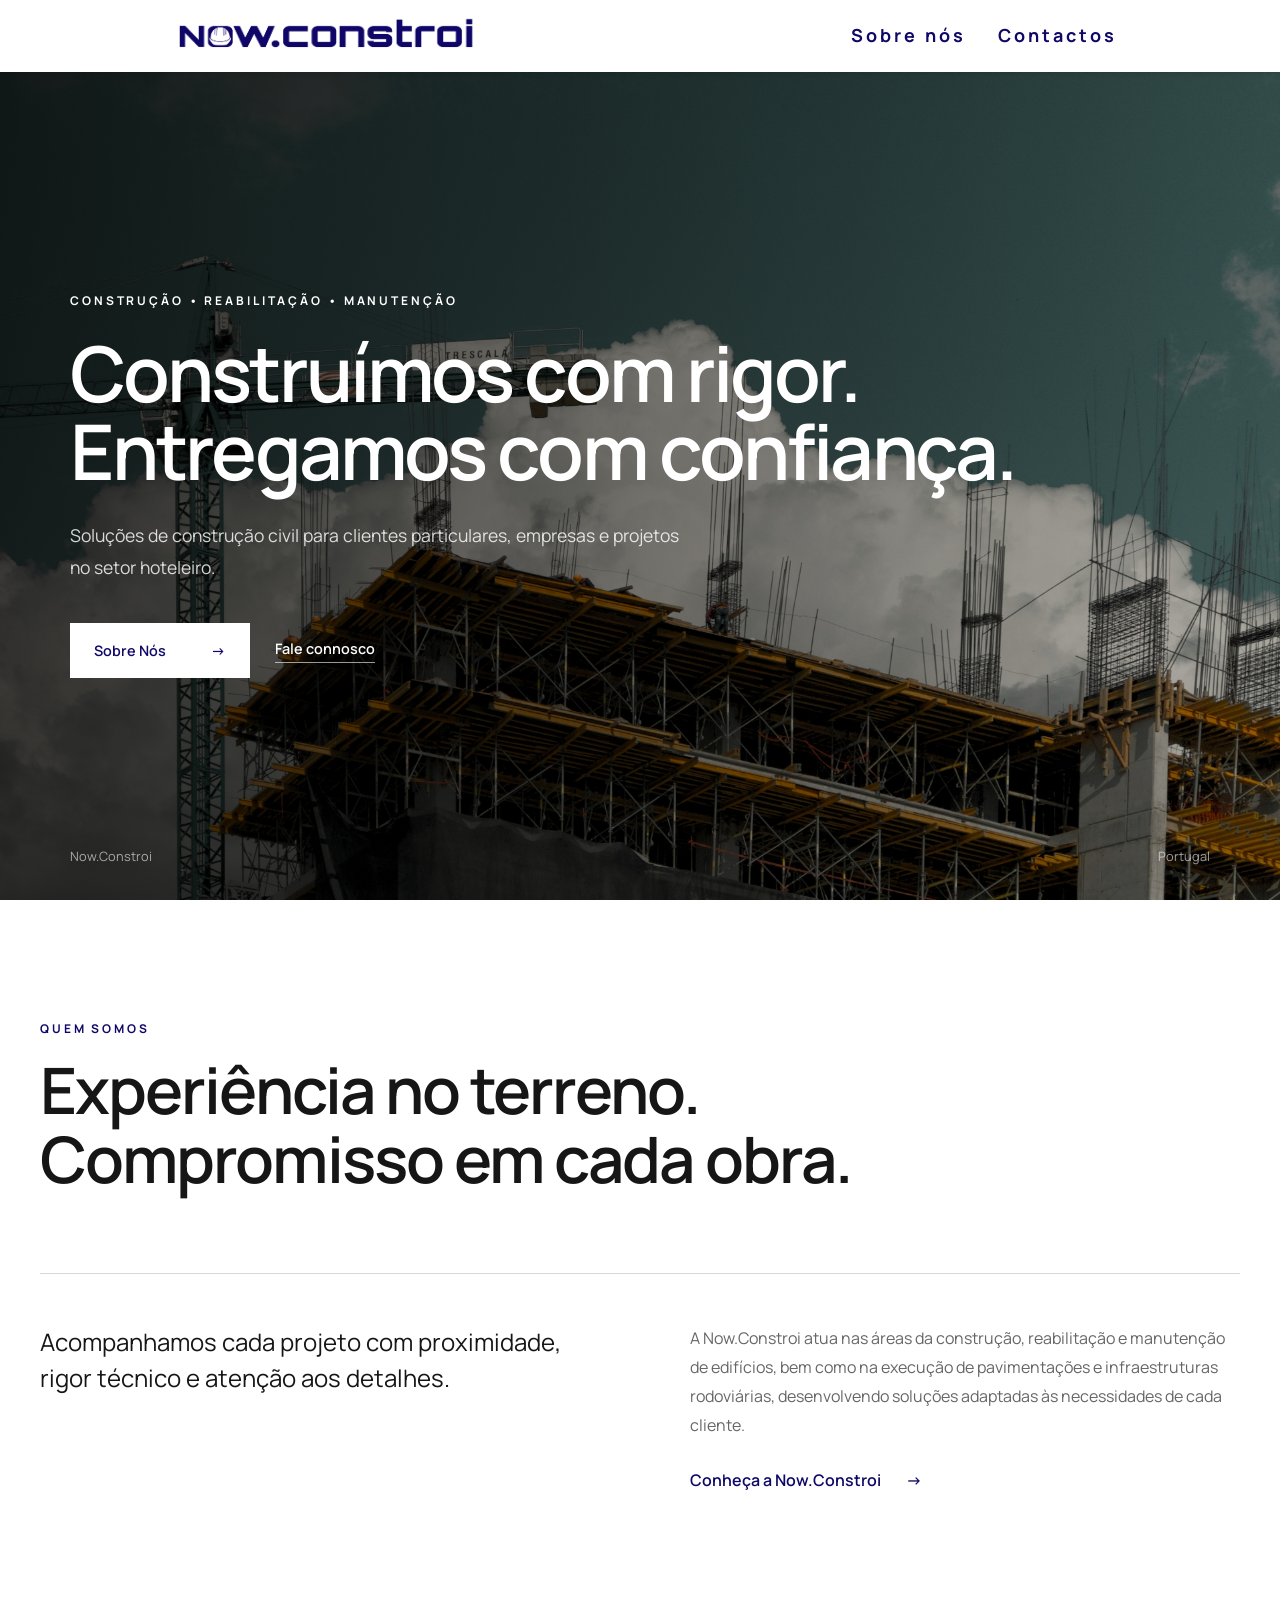
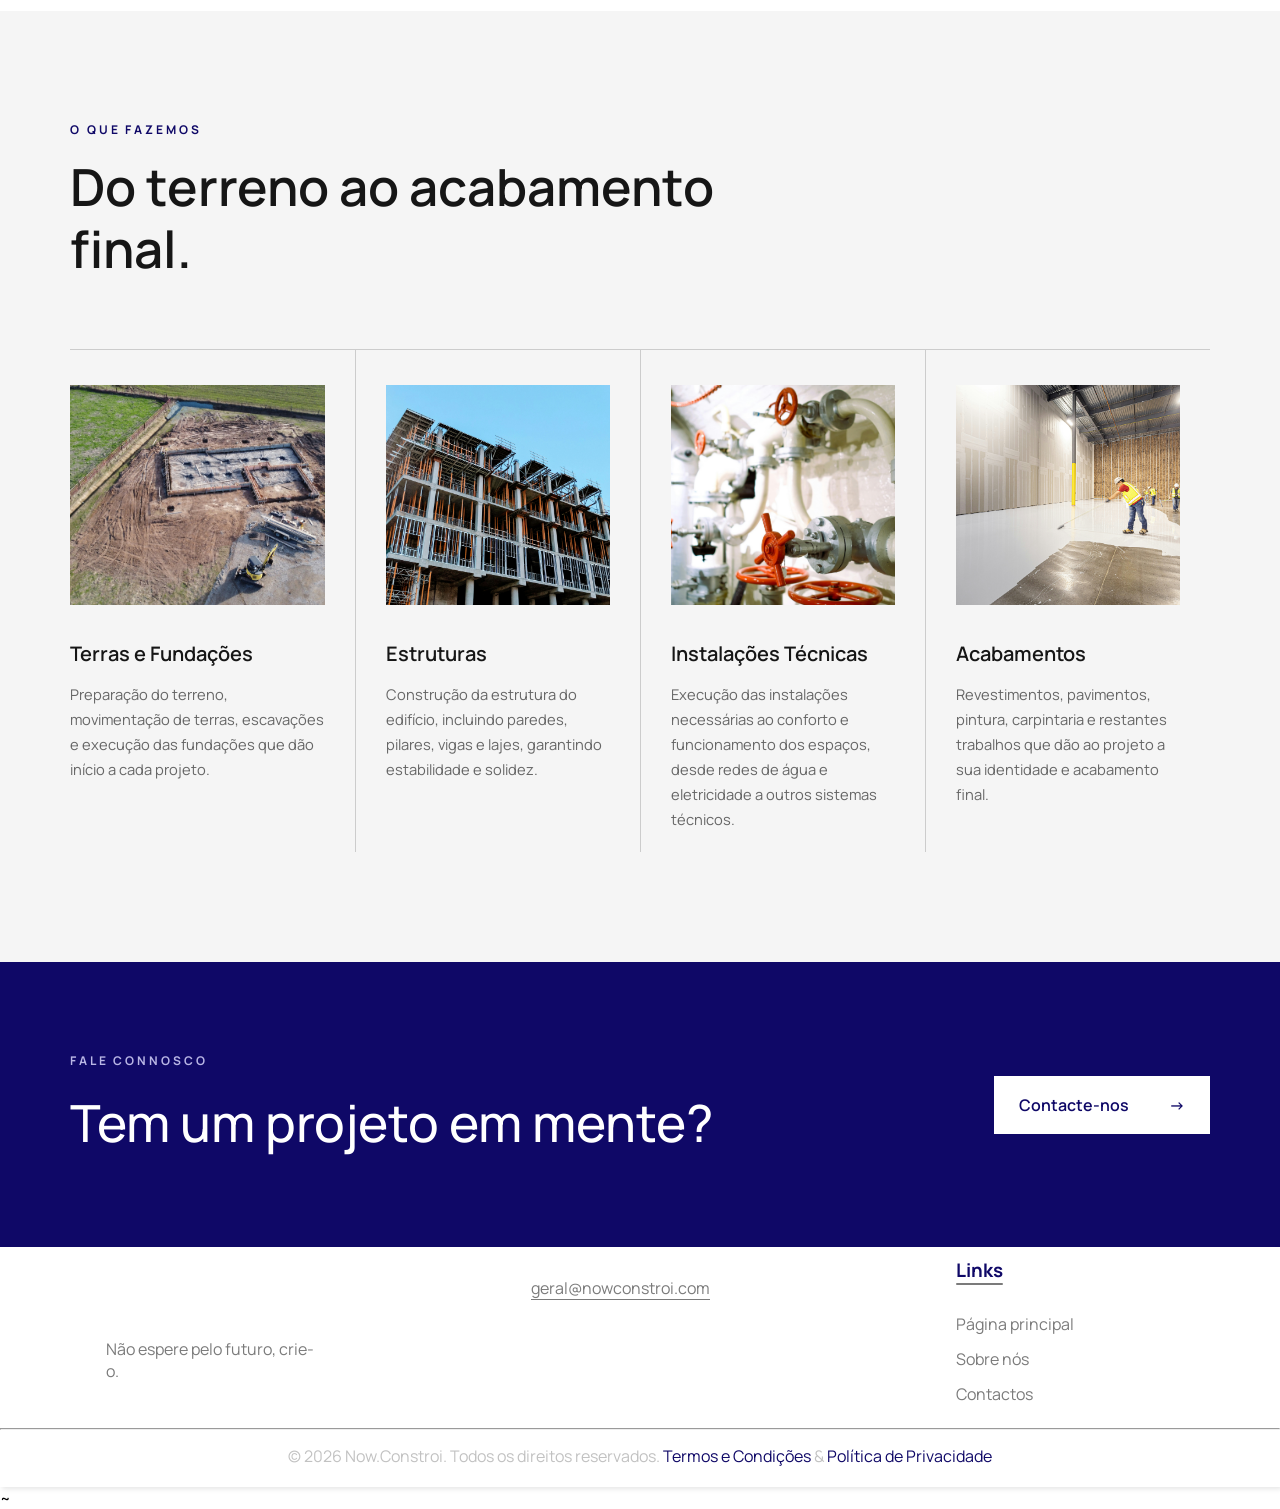
<file: index.html>
<!DOCTYPE html>
<html lang="pt-PT">
  <head>
    <meta charset="UTF-8" />
    <meta http-equiv="X-UA-Compatible" content="IE=edge" />
    <meta name="viewport" content="width=device-width, initial-scale=1, minimum-scale=1">

    <title>Now.Constroi | Construção e Gestão de Obras</title>

    <meta name="description" content="Na Now.Constroi, transformamos projetos em realidade através de soluções de construção civil pensadas ao detalhe, com qualidade, rigor e compromisso em cada etapa.">

    <script type="application/ld+json">
    {
      "@context": "https://schema.org",
      "@type": "WebSite",
      "name": "Now.Constroi",
      "alternateName": [
        "NowConstroi",
        "Now Constroi"
      ],
      "url": "https://www.nowconstroi.com/"
    }
    </script>

    <link rel="icon" type="image/x-icon" href="/src/assets/images/shared/ico/32x32/logo_helmet_only_fundo_azul.ico">

    <link rel="preconnect" href="https://fonts.googleapis.com">
    <link rel="preconnect" href="https://fonts.gstatic.com" crossorigin>
    <link href="https://fonts.googleapis.com/css2?family=Manrope:wght@200;300;400;500;600;700;800&display=swap" rel="stylesheet">

    <link rel="stylesheet" href="src/styles/global.css" />
    <link rel="stylesheet" href="src/styles/pages/index.css" />
  </head>
  <body>
    <header>
      <nav>
        <a href="index.html"><img src="src/assets/images/shared/NowConstroi300x40.png" class="logo-header"></a>
        <div class="mobile-menu">
          <div class="line1"></div>
          <div class="line2"></div>
          <div class="line3"></div>
        </div>
        <ul class="nav-list">
            <!--
          <li><a href="src/pages/projects.html">Projetos</a></li>~
            -->
          <li><a href="src/pages/about.html">Sobre nós</a></li>
          <li><a href="src/pages/contacts.html">Contactos</a></li>
        </ul>
      </nav>
    </header>

    <main class="home-page">

    <!-- HERO -->
    <section class="home-hero">

        <div class="hero-background">
            <img
                src="src/assets/images/index/generic_building.jpg"
                alt="Projeto de construção Now.Constroi"
            >
        </div>

        <div class="hero-overlay"></div>

        <div class="hero-content">

            <span class="hero-label">
                CONSTRUÇÃO • REABILITAÇÃO • MANUTENÇÃO
            </span>

            <h1>
                Construímos com rigor.<br>
                Entregamos com confiança.
            </h1>

            <p>
                Soluções de construção civil para clientes particulares,
                empresas e projetos no setor hoteleiro.
            </p>

            <div class="hero-actions">
                <!--Mudar para este depois
                <a
                    href="src/pages/projects.html"
                    class="hero-primary"
                >
                    Ver projetos
                    <span>→</span>
                </a>
                -->

                <a
                    href="src/pages/about.html"
                    class="hero-primary"
                >
                    Sobre Nós
                    <span>→</span>
                </a>


                <a
                    href="src/pages/contacts.html"
                    class="hero-secondary"
                >
                    Fale connosco
                </a>

            </div>

        </div>

        <div class="hero-bottom">

            <span>
                Now.Constroi
            </span>

            <span>
                Portugal
            </span>

        </div>

    </section>


    <!-- APRESENTAÇÃO -->
    <section class="home-intro">

        <span class="section-label">
            QUEM SOMOS
        </span>

        <h2>
            Experiência no terreno.<br>
            Compromisso em cada obra.
        </h2>

        <div class="home-intro-content">

            <p class="home-intro-highlight">
                Acompanhamos cada projeto com proximidade,
                rigor técnico e atenção aos detalhes.
            </p>

            <div class="home-intro-text">

                <p>
                    A Now.Constroi atua nas áreas da construção, reabilitação e manutenção de edifícios, 
                    bem como na execução de pavimentações e infraestruturas rodoviárias, desenvolvendo soluções 
                    adaptadas às necessidades de cada cliente.
                </p>

                <a href="src/pages/about.html">
                    Conheça a Now.Constroi
                    <span>→</span>
                </a>

            </div>

        </div>

    </section>


    <!-- SERVIÇOS -->
    <section class="home-services">

    <div class="services-heading">
        <span class="section-label">O QUE FAZEMOS</span>
        <h2>Do terreno ao acabamento final.</h2>
    </div>

    <div class="services-grid">

        <article class="service-item">

            <div class="service-image">
                <img
                    src="src/assets/images/index/areas/terras.jpg"
                    alt="Terras e fundações"
                >
            </div>

            <h3>Terras e Fundações</h3>

            <p>
                Preparação do terreno, movimentação de terras,
                escavações e execução das fundações que dão início
                a cada projeto.
            </p>

        </article>


        <article class="service-item">

            <div class="service-image">
                <img
                    src="src/assets/images/index/areas/estrutura.jpg"
                    alt="Estruturas"
                >
            </div>

            <h3>Estruturas</h3>

            <p>
                Construção da estrutura do edifício, incluindo
                paredes, pilares, vigas e lajes, garantindo
                estabilidade e solidez.
            </p>

        </article>


        <article class="service-item">

            <div class="service-image">
                <img
                    src="src/assets/images/index/areas/tecnicas.jpg"
                    alt="Instalações técnicas"
                >
            </div>

            <h3>Instalações Técnicas</h3>

            <p>
                Execução das instalações necessárias ao conforto
                e funcionamento dos espaços, desde redes de água
                e eletricidade a outros sistemas técnicos.
            </p>

        </article>


        <article class="service-item">

            <div class="service-image">
                <img
                    src="src/assets/images/index/areas/acabamentos.jpg"
                    alt="Acabamentos"
                >
            </div>

            <h3>Acabamentos</h3>

            <p>
                Revestimentos, pavimentos, pintura, carpintaria
                e restantes trabalhos que dão ao projeto a sua
                identidade e acabamento final.
            </p>

        </article>

    </div>

</section>


    <!-- PROJETOS RECENTES
    <section class="home-projects">

        <div class="home-projects-heading">

            <div>

                <span class="section-label">
                    PROJETOS
                </span>

                <h2>
                    Trabalho que fala por nós.
                </h2>

            </div>

            <a
                href="src/pages/projects.html"
                class="all-projects-link"
            >
                Ver todos os projetos
                <span>→</span>
            </a>

        </div>


        <div class="home-projects-grid">

            <article class="home-project-card">

                <a
                    href="src/pages/recentProjects/projectA.html"
                    class="home-project-image"
                >

                    <img
                        src="src/assets/images/projects/const-x.jpg"
                        alt="Reabilitação de moradia rural"
                    >

                    <span class="project-arrow">
                        ↗
                    </span>

                </a>

                <div class="home-project-info">

                    <div>

                        <span class="project-type">
                            Reabilitação
                        </span>

                        <h3>
                            Moradia rural
                        </h3>

                    </div>

                    <p>
                        Alentejo, Portugal
                    </p>

                </div>

            </article>


            <article class="home-project-card">

                <a
                    href="#"
                    class="home-project-image"
                >

                    <img
                        src="src/assets/images/projects/const-x.jpg"
                        alt="Projeto residencial"
                    >

                    <span class="project-arrow">
                        ↗
                    </span>

                </a>

                <div class="home-project-info">

                    <div>

                        <span class="project-type">
                            Construção
                        </span>

                        <h3>
                            Residencial Panorama
                        </h3>

                    </div>

                    <p>
                        Porto, Portugal
                    </p>

                </div>

            </article>


            <article class="home-project-card">

                <a
                    href="#"
                    class="home-project-image"
                >

                    <img
                        src="src/assets/images/projects/const-x.jpg"
                        alt="Projeto de construção"
                    >

                    <span class="project-arrow">
                        ↗
                    </span>

                </a>

                <div class="home-project-info">

                    <div>

                        <span class="project-type">
                            Remodelação
                        </span>

                        <h3>
                            Projeto residencial
                        </h3>

                    </div>

                    <p>
                        Lisboa, Portugal
                    </p>

                </div>

            </article>

        </div>

    </section>
    -->
    
    <!-- EXPERIÊNCIA
    <section class="home-experience">

        <div class="experience-heading">

            <span class="section-label">
                EXPERIÊNCIA
            </span>

            <h2>
                Confiança construída<br>
                projeto a projeto.
            </h2>

        </div>

        <div class="experience-content">

            <p>
                Trabalhamos com clientes particulares,
                empresas e grupos do setor hoteleiro,
                adaptando cada intervenção às exigências
                específicas de cada projeto.
            </p>

            <a href="src/pages/about.html">
                Sobre nós
                <span>→</span>
            </a>

        </div>
    </section>
    -->

    <!-- CTA -->
    <section class="home-cta">

        <div>

            <span class="section-label">
                FALE CONNOSCO
            </span>

            <h2>
                Tem um projeto em mente?
            </h2>

        </div>

        <a href="src/pages/contacts.html">

            Contacte-nos

            <span>
                →
            </span>

        </a>

    </section>

  </main>

    <footer>
      <div class="row">
        <div class="col">
          <img src="src/assets/images/shared/LogoGSH_Branco-01.svg" alt="long svg" class="logo-footer">
          <p>Não espere pelo futuro, crie-o.</p>
        </div>
        <div class="col">
          <p class="email-id">geral@nowconstroi.com</p>
        </div>
        <div class="col">
          <h3>Links<div class="underline"></div></h3>
          <ul>
            <li><a href="index.html">Página principal</a></li>
            <!--<li><a href="src/pages/projects.html">Projetos</a></li>-->
            <li><a href="src/pages/about.html">Sobre nós</a></li>
            <li><a href="src/pages/contacts.html">Contactos</a></li>
          </ul>
        </div>
        <!--
        <div class="col">
          <h3>Redes Sociais<div class="underline"></div></h3>
          <ul>
            <li><a href="">Facebook</a></li>
            <li><a href="">Instagram</a></li>
            <li><a href="">LinkedIn</a></li>
            <li><a href="">Youtube</a></li>
          </ul>
        </div>
        -->
      </div>
      <hr>
      <p class="copyright">&copy; 2026 Now.Constroi. Todos os direitos reservados.<a href="src/pages/conditions.html"> Termos e Condições</a> & <a href="src/pages/privacy.html"> Política de Privacidade</a></p><!--Mudar-->
    </footer>

    <script src="src/scripts/shared/mobile-navbar.js"></script>
    <script src="src/scripts/pages/index.js"></script>~

  </body>
</html>
</file>
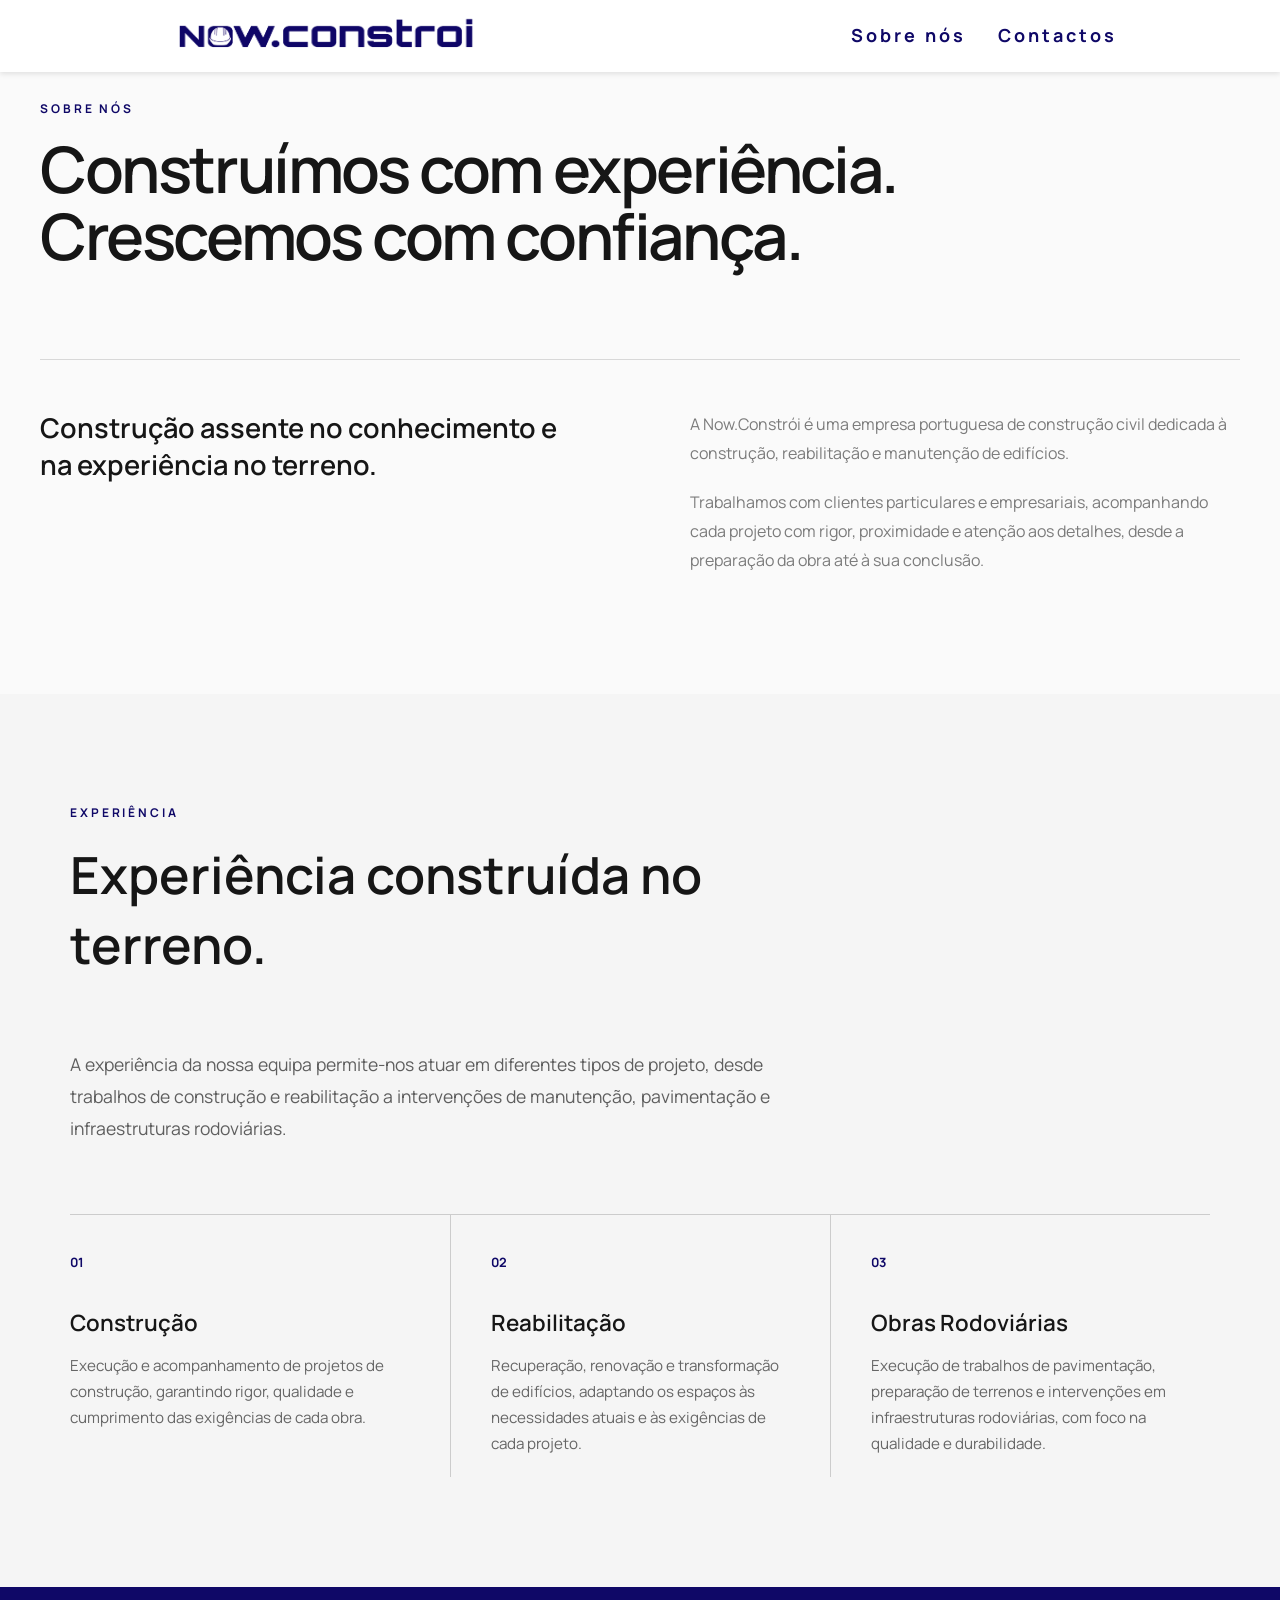
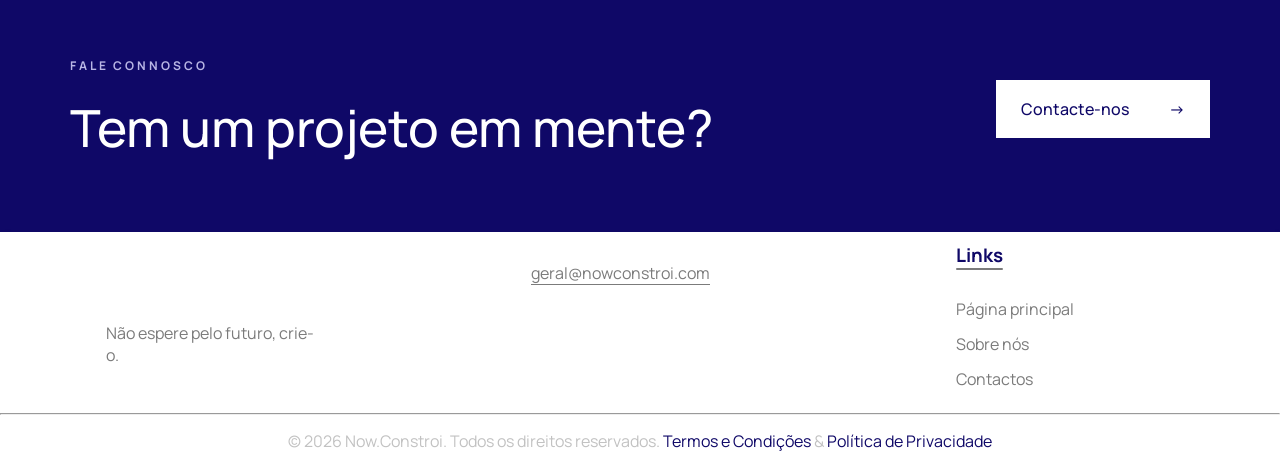
<file: src/pages/about.html>
<!DOCTYPE html>
<html lang="pt-br">
  <head>
    <meta charset="UTF-8" />
    <meta http-equiv="X-UA-Compatible" content="IE=edge" />
    <meta name="viewport" content="width=device-width, initial-scale=1, minimum-scale=1">
    <title>Sobre nós - Now.Constroi</title>
    <link rel="icon" type="image/png" href="../assets/images/shared/ico/32x32/logo_helmet_only_fundo_azul.ico">
    
    <link rel="preconnect" href="https://fonts.googleapis.com">
    <link rel="preconnect" href="https://fonts.gstatic.com" crossorigin>
    <link href="https://fonts.googleapis.com/css2?family=Manrope:wght@200;300;400;500;600;700;800&display=swap" rel="stylesheet">
    
    <link rel="stylesheet" href="../styles/global.css"/>
    <link rel="stylesheet" href="../styles/pages/about.css"/>
  </head>

  <body>
    <header>
      <nav>
        <a href="../../index.html"><img src="../assets/images/shared/NowConstroi300x40.png" class="logo-header"></a><!--Mudar-->
        <div class="mobile-menu">
          <div class="line1"></div>
          <div class="line2"></div>
          <div class="line3"></div>
        </div>
        <ul class="nav-list">
          <!--
          <li><a href="src/pages/projects.html">Projetos</a></li>~
            -->
          <li><a href="about.html">Sobre nós</a></li>
          <li><a href="contacts.html">Contactos</a></li>
        </ul>
      </nav>
    </header>
    
    <main class="about-page">

    <!-- INTRODUÇÃO -->
      <section class="about-intro">

          <span class="section-label">SOBRE NÓS</span>

          <h1>
              Construímos com experiência.<br>
              Crescemos com confiança.
          </h1>

          <div class="about-intro-content">

              <h2>
                  Construção assente no conhecimento e na experiência no terreno.
              </h2>

              <div class="about-text">
                  <p>
                      A Now.Constrói é uma empresa portuguesa de construção civil
                      dedicada à construção, reabilitação e manutenção de edifícios.
                  </p>

                  <p>
                      Trabalhamos com clientes particulares e empresariais,
                      acompanhando cada projeto com rigor, proximidade e atenção
                      aos detalhes, desde a preparação da obra até à sua conclusão.
                  </p>
              </div>

          </div>

      </section>


      <!-- EXPERIÊNCIA -->
      <!-- EXPERIÊNCIA -->
    <section class="experience-section">

        <div class="section-title">
            <span class="section-label">EXPERIÊNCIA</span>
            <h2>Experiência construída no terreno.</h2>
        </div>

        <div class="experience-content">

            <p class="experience-main-text">
                A experiência da nossa equipa permite-nos atuar em diferentes
                tipos de projeto, desde trabalhos de construção e reabilitação
                a intervenções de manutenção, pavimentação e infraestruturas
                rodoviárias.
            </p>

            <div class="experience-grid">

                <div class="experience-item">
                    <span>01</span>
                    <h3>Construção</h3>
                    <p>
                        Execução e acompanhamento de projetos de construção,
                        garantindo rigor, qualidade e cumprimento das exigências
                        de cada obra.
                    </p>
                </div>

                <div class="experience-item">
                    <span>02</span>
                    <h3>Reabilitação</h3>
                    <p>
                        Recuperação, renovação e transformação de edifícios,
                        adaptando os espaços às necessidades atuais e às
                        exigências de cada projeto.
                    </p>
                </div>

                <div class="experience-item">
                    <span>03</span>
                    <h3>Obras Rodoviárias</h3>
                    <p>
                        Execução de trabalhos de pavimentação, preparação de
                        terrenos e intervenções em infraestruturas rodoviárias,
                        com foco na qualidade e durabilidade.
                    </p>
                </div>

            </div>

        </div>

    </section>


      <!-- QUEM CONFIOU
      <section class="trusted-section">

          <div class="trusted-heading">
              <span class="section-label">PARCERIAS E CLIENTES</span>

              <h2>Quem já confiou no nosso trabalho.</h2>

              <p>
                  Ao longo dos nossos projetos tivemos a oportunidade de
                  colaborar com empresas e grupos de diferentes setores.
              </p>
          </div>

          <div class="clients-grid">

              <div class="client">
                  <img src="images/cliente1.png" alt="Nome do cliente">
              </div>

              <div class="client">
                  <img src="images/cliente2.png" alt="Nome do cliente">
              </div>

              <div class="client">
                  <img src="images/cliente3.png" alt="Nome do cliente">
              </div>

              <div class="client">
                  <img src="images/cliente4.png" alt="Nome do cliente">
              </div>

          </div>

      </section>
       -->
      <!-- CTA -->
      <section class="about-cta">
          <div>
              <span class="section-label">FALE CONNOSCO</span>
              <h2>Tem um projeto em mente?</h2>
          </div>

          <a href="contacts.html">
              Contacte-nos
              <span>→</span>
          </a>
      </section>

    </main>

    <footer>
      <div class="row">
        <div class="col">
          <img src="../assets/images/shared/LogoGSH_Branco-01.svg" alt="long svg" class="logo-footer"><!--Mudar-->
          <p>Não espere pelo futuro, crie-o.</p>
        </div>
        <div class="col">
          <p class="email-id">geral@nowconstroi.com</p>
        </div>
        <div class="col">
          <h3>Links<div class="underline"></div></h3>
          <ul>
            <li><a href="../../index.html">Página principal</a></li>
            <!--<li><a href="projects.html">Projetos</a></li>-->
            <li><a href="about.html">Sobre nós</a></li>
            <li><a href="contacts.html">Contactos</a></li>
          </ul>
        </div>
        <!--
        <div class="col">
          <h3>Redes Sociais<div class="underline"></div></h3>
          <ul>
            <li><a href="">Facebook</a></li>
            <li><a href="">Instagram</a></li>
            <li><a href="">LinkedIn</a></li>
            <li><a href="">Youtube</a></li>
          </ul>
        </div>
        -->
      </div>
      <hr>
      <p class="copyright">&copy; 2026 Now.Constroi. Todos os direitos reservados.<a href="conditions.html">  Termos e Condições </a>& <a href="privacy.html">  Política de Privacidade</a></p><!--Mudar-->
    
    </footer>


    <script src="../scripts/shared/mobile-navbar.js"></script>
  </body>
</html>
</file>
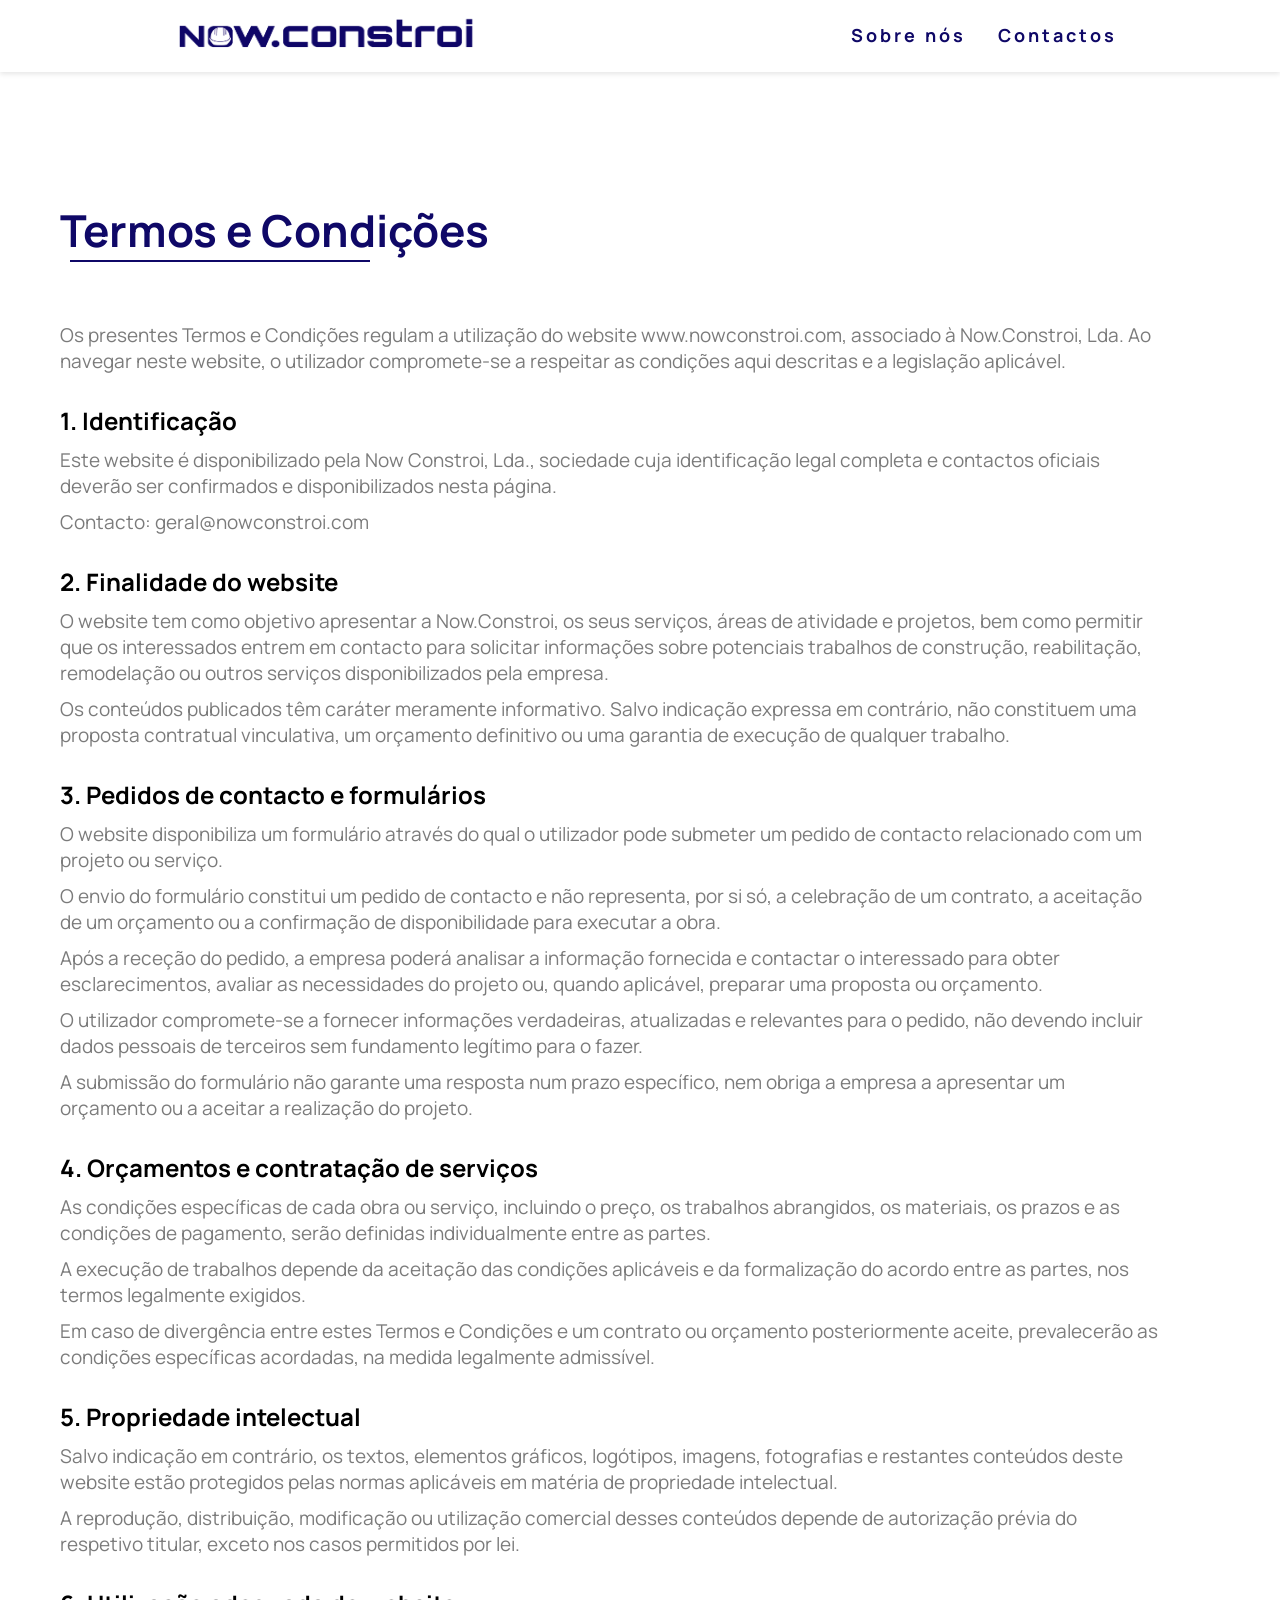
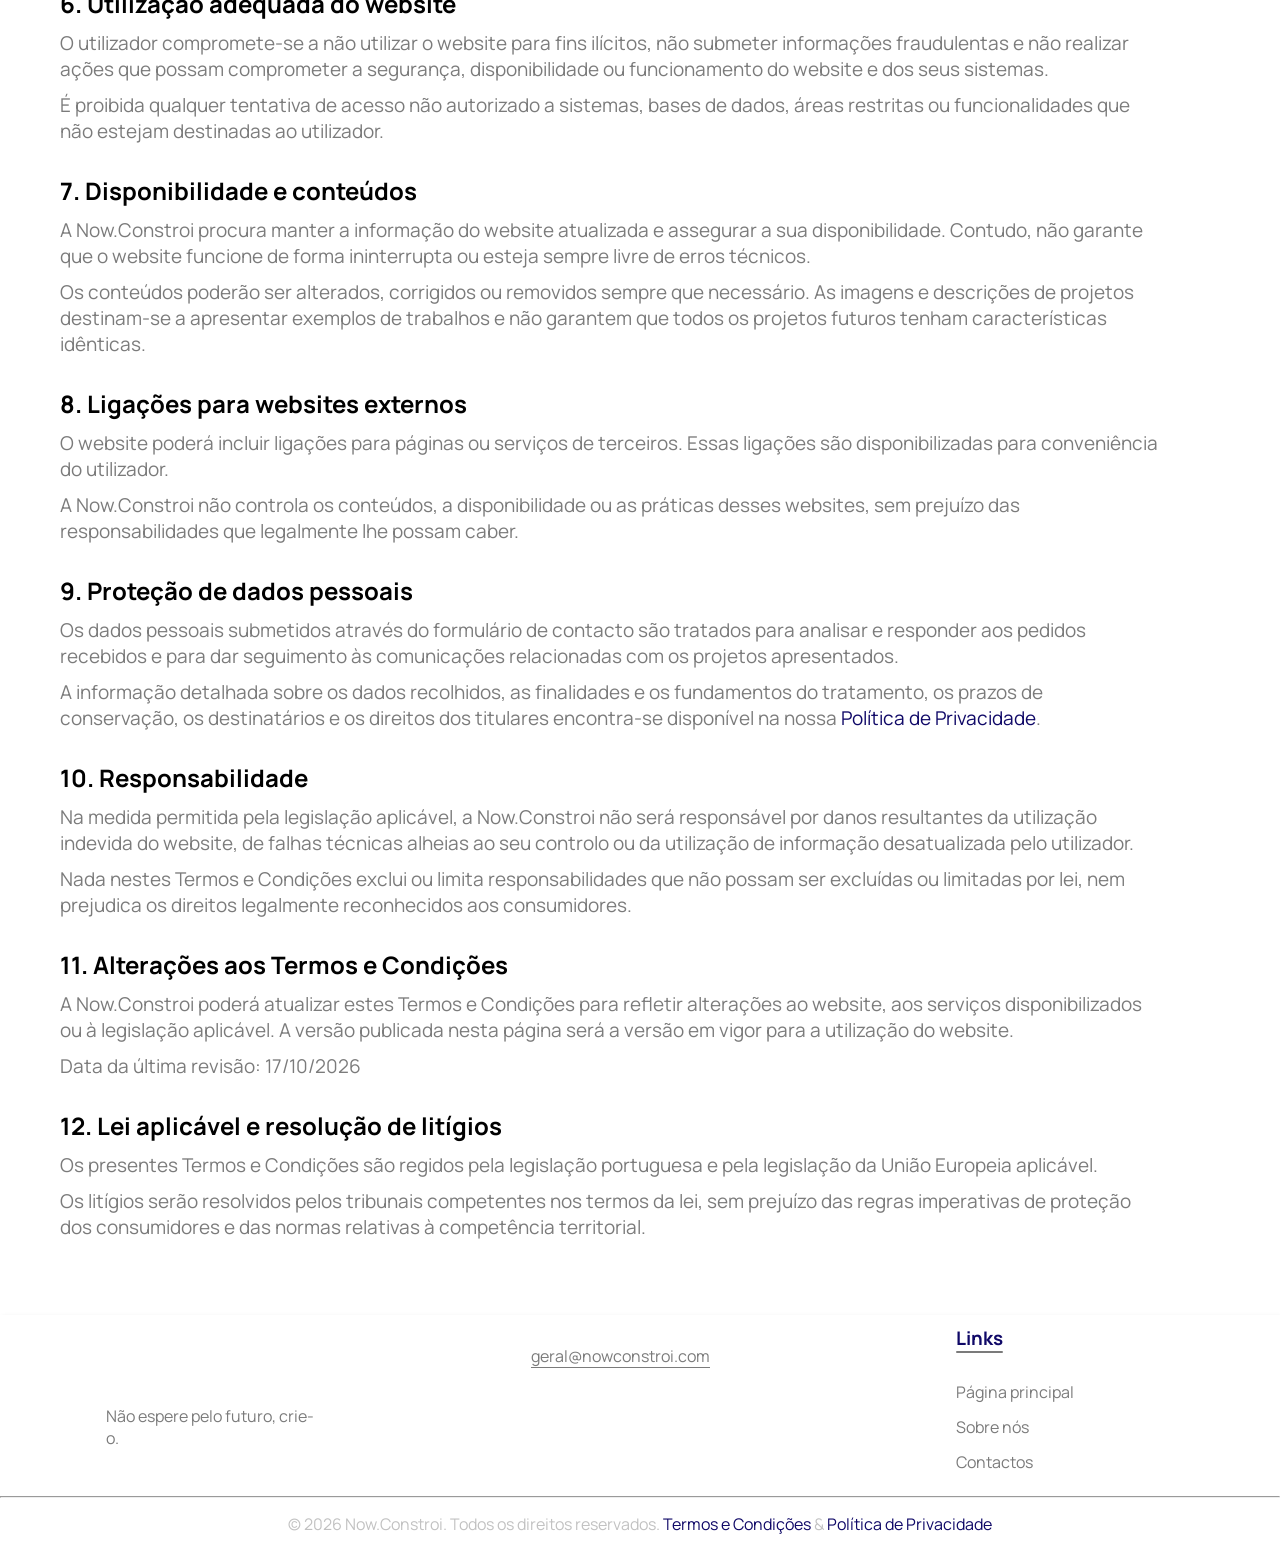
<file: src/pages/conditions.html>
<!DOCTYPE html>
<html lang="pt-br">
  <head>
    <meta charset="UTF-8" />
    <meta http-equiv="X-UA-Compatible" content="IE=edge" />
    <meta name="viewport" content="width=device-width, initial-scale=1, minimum-scale=1">
    <title>Termos e Condições - Now.Constroi</title>
    <link rel="icon" type="image/png" href="../assets/images/shared/ico/32x32/logo_helmet_only_fundo_azul.ico">
    
    <link rel="preconnect" href="https://fonts.googleapis.com">
    <link rel="preconnect" href="https://fonts.gstatic.com" crossorigin>
    <link href="https://fonts.googleapis.com/css2?family=Manrope:wght@200;300;400;500;600;700;800&display=swap" rel="stylesheet">

    <link rel="stylesheet" href="../styles/global.css"/>
    <link rel="stylesheet" href="../styles/pages/privacy.css"/>
  </head>

  <body>
    <header>
      <nav>
        <a href="../../index.html"><img src="../assets/images/shared/NowConstroi300x40.png" class="logo-header"></a><!--Mudar-->
        <div class="mobile-menu">
          <div class="line1"></div>
          <div class="line2"></div>
          <div class="line3"></div>
        </div>
        <ul class="nav-list">
          <!--
          <li><a href="src/pages/projects.html">Projetos</a></li>~
            -->
          <li><a href="about.html">Sobre nós</a></li>
          <li><a href="contacts.html">Contactos</a></li>
        </ul>
      </nav>
    </header>

    <main>
      <div class="text-container">
        <h1>Termos e Condições</h1>

        <div class="vertical-divider"></div>
          <div class="non-title-container">
            <p>
              Os presentes Termos e Condições regulam a utilização do website
              www.nowconstroi.com, associado à Now.Constroi, Lda.
              Ao navegar neste website, o utilizador compromete-se a respeitar
              as condições aqui descritas e a legislação aplicável.
            </p>

            <h2>1. Identificação</h2>
            <p>
              Este website é disponibilizado pela Now Constroi, Lda.,
              sociedade cuja identificação legal completa e contactos oficiais
              deverão ser confirmados e disponibilizados nesta página.
            </p>
            <p>
              Contacto: geral@nowconstroi.com
            </p>

            <h2>2. Finalidade do website</h2>
            <p>
              O website tem como objetivo apresentar a Now.Constroi, os seus
              serviços, áreas de atividade e projetos, bem como permitir que
              os interessados entrem em contacto para solicitar informações
              sobre potenciais trabalhos de construção, reabilitação,
              remodelação ou outros serviços disponibilizados pela empresa.
            </p>
            <p>
              Os conteúdos publicados têm caráter meramente informativo.
              Salvo indicação expressa em contrário, não constituem uma
              proposta contratual vinculativa, um orçamento definitivo
              ou uma garantia de execução de qualquer trabalho.
            </p>

            <h2>3. Pedidos de contacto e formulários</h2>
            <p>
              O website disponibiliza um formulário através do qual o utilizador
              pode submeter um pedido de contacto relacionado com um projeto
              ou serviço.
            </p>
            <p>
              O envio do formulário constitui um pedido de contacto e não
              representa, por si só, a celebração de um contrato, a aceitação
              de um orçamento ou a confirmação de disponibilidade para executar
              a obra.
            </p>
            <p>
              Após a receção do pedido, a empresa poderá analisar a informação
              fornecida e contactar o interessado para obter esclarecimentos,
              avaliar as necessidades do projeto ou, quando aplicável,
              preparar uma proposta ou orçamento.
            </p>
            <p>
              O utilizador compromete-se a fornecer informações verdadeiras,
              atualizadas e relevantes para o pedido, não devendo incluir
              dados pessoais de terceiros sem fundamento legítimo para o fazer.
            </p>
            <p>
              A submissão do formulário não garante uma resposta num prazo
              específico, nem obriga a empresa a apresentar um orçamento
              ou a aceitar a realização do projeto.
            </p>

            <h2>4. Orçamentos e contratação de serviços</h2>
            <p>
              As condições específicas de cada obra ou serviço, incluindo
              o preço, os trabalhos abrangidos, os materiais, os prazos
              e as condições de pagamento, serão definidas individualmente
              entre as partes.
            </p>
            <p>
              A execução de trabalhos depende da aceitação das condições
              aplicáveis e da formalização do acordo entre as partes,
              nos termos legalmente exigidos.
            </p>
            <p>
              Em caso de divergência entre estes Termos e Condições e um
              contrato ou orçamento posteriormente aceite, prevalecerão
              as condições específicas acordadas, na medida legalmente
              admissível.
            </p>

            <h2>5. Propriedade intelectual</h2>
            <p>
              Salvo indicação em contrário, os textos, elementos gráficos,
              logótipos, imagens, fotografias e restantes conteúdos deste
              website estão protegidos pelas normas aplicáveis em matéria
              de propriedade intelectual.
            </p>
            <p>
              A reprodução, distribuição, modificação ou utilização comercial
              desses conteúdos depende de autorização prévia do respetivo
              titular, exceto nos casos permitidos por lei.
            </p>

            <h2>6. Utilização adequada do website</h2>
            <p>
              O utilizador compromete-se a não utilizar o website para fins
              ilícitos, não submeter informações fraudulentas e não realizar
              ações que possam comprometer a segurança, disponibilidade
              ou funcionamento do website e dos seus sistemas.
            </p>
            <p>
              É proibida qualquer tentativa de acesso não autorizado a sistemas,
              bases de dados, áreas restritas ou funcionalidades que não
              estejam destinadas ao utilizador.
            </p>

            <h2>7. Disponibilidade e conteúdos</h2>
            <p>
              A Now.Constroi procura manter a informação do website atualizada
              e assegurar a sua disponibilidade. Contudo, não garante que
              o website funcione de forma ininterrupta ou esteja sempre livre
              de erros técnicos.
            </p>
            <p>
              Os conteúdos poderão ser alterados, corrigidos ou removidos
              sempre que necessário. As imagens e descrições de projetos
              destinam-se a apresentar exemplos de trabalhos e não garantem
              que todos os projetos futuros tenham características idênticas.
            </p>

            <h2>8. Ligações para websites externos</h2>
            <p>
              O website poderá incluir ligações para páginas ou serviços
              de terceiros. Essas ligações são disponibilizadas para
              conveniência do utilizador.
            </p>
            <p>
              A Now.Constroi não controla os conteúdos, a disponibilidade
              ou as práticas desses websites, sem prejuízo das
              responsabilidades que legalmente lhe possam caber.
            </p>

            <h2>9. Proteção de dados pessoais</h2>
            <p>
              Os dados pessoais submetidos através do formulário de contacto
              são tratados para analisar e responder aos pedidos recebidos
              e para dar seguimento às comunicações relacionadas com os
              projetos apresentados.
            </p>
            <p>
              A informação detalhada sobre os dados recolhidos, as finalidades
              e os fundamentos do tratamento, os prazos de conservação,
              os destinatários e os direitos dos titulares encontra-se
              disponível na nossa
              <a href="privacy.html">Política de Privacidade</a>.
            </p>

            <h2>10. Responsabilidade</h2>
            <p>
              Na medida permitida pela legislação aplicável, a Now.Constroi
              não será responsável por danos resultantes da utilização
              indevida do website, de falhas técnicas alheias ao seu controlo
              ou da utilização de informação desatualizada pelo utilizador.
            </p>
            <p>
              Nada nestes Termos e Condições exclui ou limita responsabilidades
              que não possam ser excluídas ou limitadas por lei, nem prejudica
              os direitos legalmente reconhecidos aos consumidores.
            </p>

            <h2>11. Alterações aos Termos e Condições</h2>
            <p>
              A Now.Constroi poderá atualizar estes Termos e Condições
              para refletir alterações ao website, aos serviços disponibilizados
              ou à legislação aplicável. A versão publicada nesta página
              será a versão em vigor para a utilização do website.
            </p>
            <p>
              Data da última revisão: 17/10/2026
            </p>

            <h2>12. Lei aplicável e resolução de litígios</h2>
            <p>
              Os presentes Termos e Condições são regidos pela legislação
              portuguesa e pela legislação da União Europeia aplicável.
            </p>
            <p>
              Os litígios serão resolvidos pelos tribunais competentes
              nos termos da lei, sem prejuízo das regras imperativas
              de proteção dos consumidores e das normas relativas à
              competência territorial.
            </p>
          </div>

      </div>
    </main>

    <footer>
      <div class="row">
        <div class="col">
          <img src="../assets/images/shared/LogoGSH_Branco-01.svg" alt="long svg" class="logo-footer"><!--Mudar-->
          <p>Não espere pelo futuro, crie-o.</p>
        </div>
        <div class="col">
          <p class="email-id">geral@nowconstroi.com</p>
        </div>
        <div class="col">
          <h3>Links<div class="underline"></div></h3>
          <ul>
            <li><a href="../../index.html">Página principal</a></li>
            <!--<li><a href="projects.html">Projetos</a></li>-->
            <li><a href="about.html">Sobre nós</a></li>
            <li><a href="contacts.html">Contactos</a></li>
          </ul>
        </div>
        <!--
        <div class="col">
          <h3>Redes Sociais<div class="underline"></div></h3>
          <ul>
            <li><a href="">Facebook</a></li>
            <li><a href="">Instagram</a></li>
            <li><a href="">LinkedIn</a></li>
            <li><a href="">Youtube</a></li>
          </ul>
        </div>
        -->
      </div>
      <hr>
      <p class="copyright">&copy; 2026 Now.Constroi. Todos os direitos reservados.<a href="conditions.html">  Termos e Condições </a>& <a href="privacy.html">  Política de Privacidade</a></p><!--Mudar-->
    
    </footer>

    <script src="../scripts/shared/mobile-navbar.js"></script>
  </body>
</html>
</file>
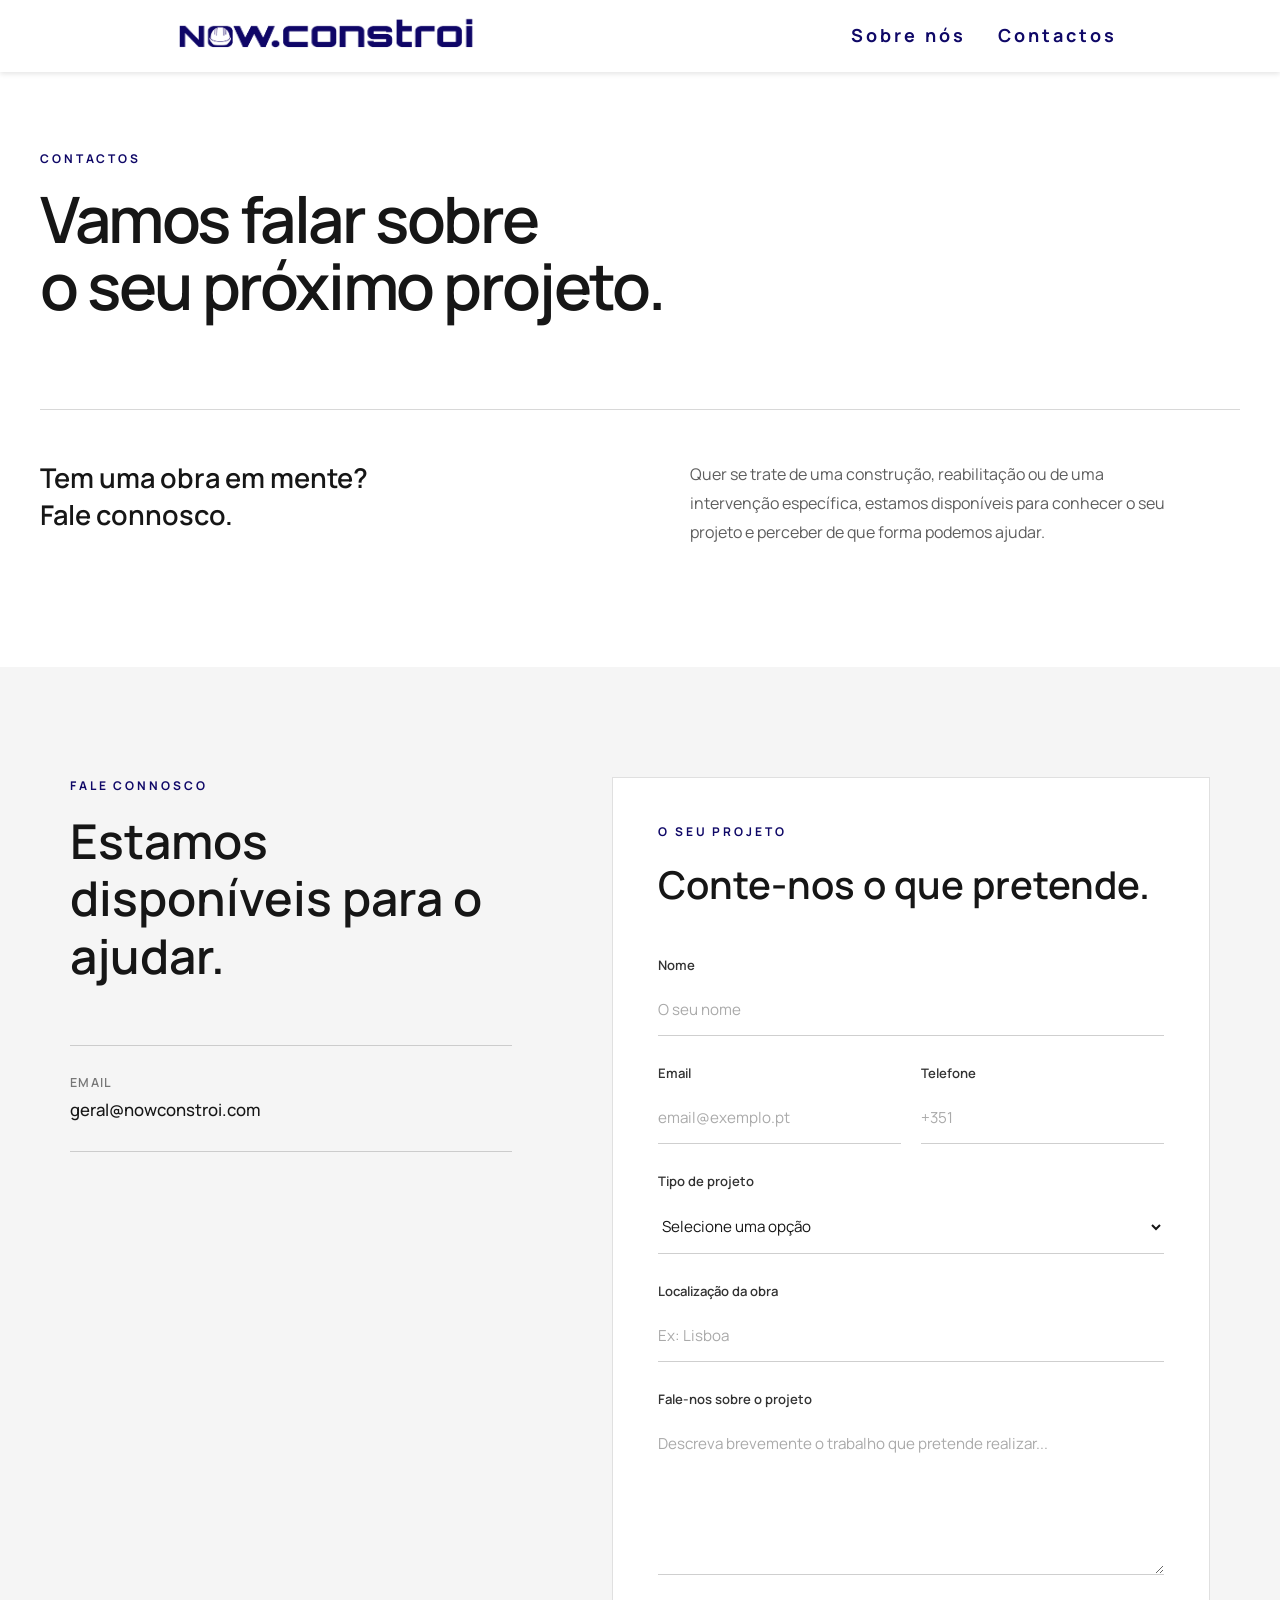
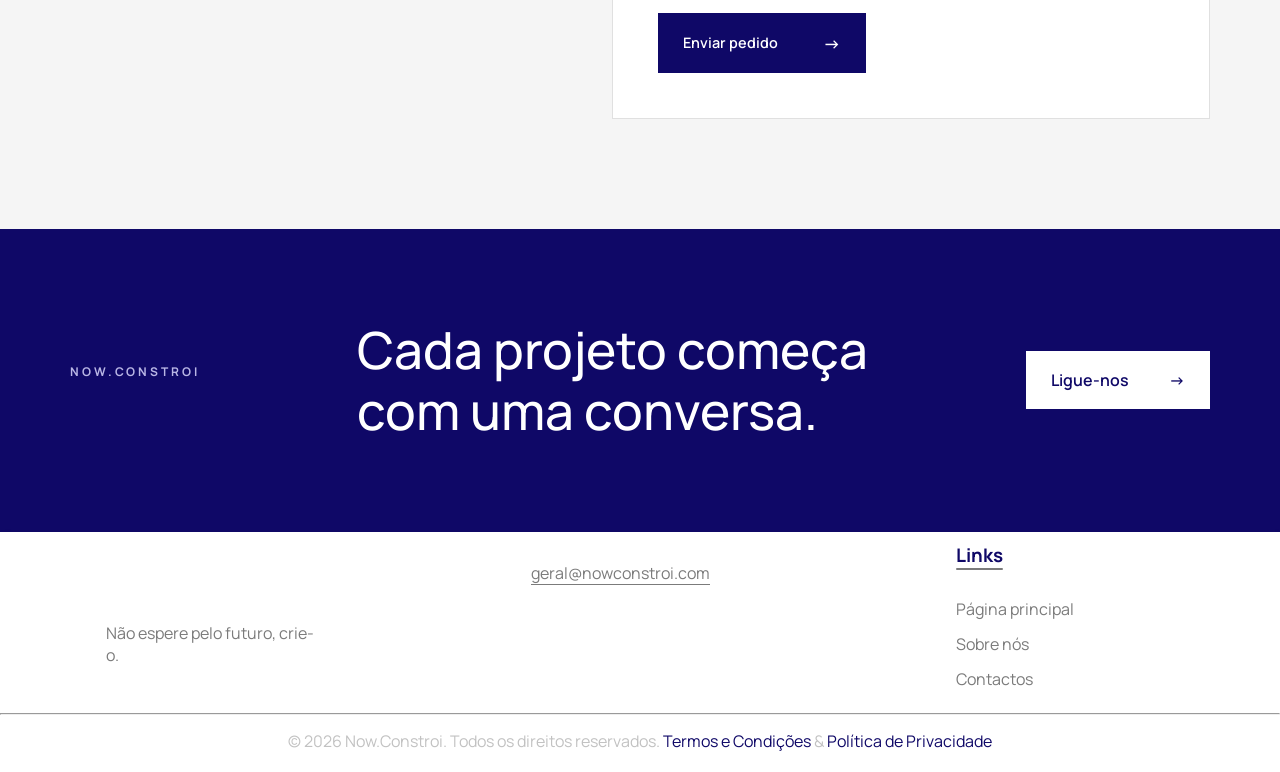
<file: src/pages/contacts.html>
<!DOCTYPE html>
<html lang="pt-br">
  <head>
    <meta charset="UTF-8" />
    <meta http-equiv="X-UA-Compatible" content="IE=edge" />
    <meta name="viewport" content="width=device-width, initial-scale=1, minimum-scale=1">
    <title>Contactos - Now.Constroi</title>
    <link rel="icon" type="image/png" href="../assets/images/shared/ico/32x32/logo_helmet_only_fundo_azul.ico">
    
    <link rel="preconnect" href="https://fonts.googleapis.com">
    <link rel="preconnect" href="https://fonts.gstatic.com" crossorigin>
    <link href="https://fonts.googleapis.com/css2?family=Manrope:wght@200;300;400;500;600;700;800&display=swap" rel="stylesheet">

    <link rel="stylesheet" href="../styles/global.css"/>
    <link rel="stylesheet" href="../styles/pages/contacts.css"/>
  </head>

  <body>
    <header>
      <nav>
        <a href="../../index.html"><img src="../assets/images/shared/NowConstroi300x40.png" class="logo-header"></a><!--Mudar-->
        <div class="mobile-menu">
          <div class="line1"></div>
          <div class="line2"></div>
          <div class="line3"></div>
        </div>
        <ul class="nav-list">
          <!--
          <li><a href="src/pages/projects.html">Projetos</a></li>~
            -->
          <li><a href="about.html">Sobre nós</a></li>
          <li><a href="contacts.html">Contactos</a></li>
        </ul>
      </nav>
    </header>

    <main class="contacts-page">

    <!-- INTRODUÇÃO -->
    <section class="contacts-intro">

        <span class="section-label">CONTACTOS</span>

        <h1>
            Vamos falar sobre<br>
            o seu próximo projeto.
        </h1>

        <div class="contacts-intro-content">

            <h2>
                Tem uma obra em mente?<br>
                Fale connosco.
            </h2>

            <p>
                Quer se trate de uma construção, reabilitação ou de uma
                intervenção específica, estamos disponíveis para conhecer
                o seu projeto e perceber de que forma podemos ajudar.
            </p>

        </div>

    </section>


    <!-- CONTACTOS + FORMULÁRIO -->
    <section class="contact-section">

        <!-- INFORMAÇÕES -->
        <div class="contact-information">

            <span class="section-label">FALE CONNOSCO</span>

            <h2>Estamos disponíveis para o ajudar.</h2>

            <div class="contact-details">

                <!-- TELEFONE
                <div class="contact-item">

                    <span class="contact-number">01</span>

                    <div>
                        <p class="contact-label">Telefone</p>

                        <a href="tel:+351XXXXXXXXX">
                            +351 XXX XXX XXX
                        </a>
                    </div>

                </div>
                -->


                <!-- EMAIL -->
                <div class="contact-item">
                    <!--
                    <span class="contact-number">01</span>
                    -->
                    <div>
                        <p class="contact-label">Email</p>

                        <a href="mailto:geral@nowconstroi.com">
                            geral@nowconstroi.com
                        </a>
                    </div>

                </div>


                <!-- ESCRITÓRIO
                <div class="contact-item">

                    <span class="contact-number">03</span>

                    <div>
                        <p class="contact-label">Escritório</p>

                        <p class="contact-value">
                            Rua tal tal tal<br>
                            XXXX-XXX Rio de Mouro
                        </p>
                    </div>

                </div>
                -->


                <!-- HORÁRIO
                <div class="contact-item">

                    <span class="contact-number">04</span>

                    <div>
                        <p class="contact-label">Horário</p>

                        <p class="contact-value">
                            Segunda a Sexta<br>
                            09:00 — 18:00
                        </p>
                    </div>

                </div>
                 -->

            </div>

        </div>


        <!-- FORMULÁRIO -->
        <div class="contact-form-container">

            <span class="section-label">O SEU PROJETO</span>

            <h2>Conte-nos o que pretende.</h2>

            <form class="contact-form">

                <!-- NOME -->
                <div class="form-group">

                    <label for="name">
                        Nome
                    </label>

                    <input
                        type="text"
                        id="name"
                        name="name"
                        placeholder="O seu nome"
                        required
                    >

                </div>


                <!-- EMAIL + TELEFONE -->
                <div class="form-row">

                    <div class="form-group">

                        <label for="email">
                            Email
                        </label>

                        <input
                            type="email"
                            id="email"
                            name="email"
                            placeholder="email@exemplo.pt"
                            required
                        >

                    </div>


                    <div class="form-group">

                        <label for="phone">
                            Telefone
                        </label>

                        <input
                            type="tel"
                            id="phone"
                            name="phone"
                            placeholder="+351"
                        >

                    </div>

                </div>


                <!-- TIPO DE PROJETO -->
                <div class="form-group">

                    <label for="project-type">
                        Tipo de projeto
                    </label>

                    <select
                        id="project-type"
                        name="project-type"
                    >

                        <option value="" selected disabled>
                            Selecione uma opção
                        </option>

                        <option value="construction">
                            Construção
                        </option>

                        <option value="rehabilitation">
                            Reabilitação
                        </option>

                        <option value="remodeling">
                            Remodelação
                        </option>

                        <option value="other">
                            Outro
                        </option>

                    </select>

                </div>


                <!-- LOCALIZAÇÃO -->
                <div class="form-group">

                    <label for="location">
                        Localização da obra
                    </label>

                    <input
                        type="text"
                        id="location"
                        name="location"
                        placeholder="Ex: Lisboa"
                    >

                </div>


                <!-- MENSAGEM -->
                <div class="form-group">

                    <label for="message">
                        Fale-nos sobre o projeto
                    </label>

                    <textarea
                        id="message"
                        name="message"
                        rows="6"
                        placeholder="Descreva brevemente o trabalho que pretende realizar..."
                        required
                    ></textarea>

                </div>


                <!-- SUBMIT -->
                <button
                    type="submit"
                    class="submit-button"
                >
                    Enviar pedido

                    <span>→</span>
                </button>

            </form>

        </div>

    </section>


    <!-- ÚLTIMA SECÇÃO -->
    <section class="contact-bottom">

        <span class="section-label">
            NOW.CONSTROI
        </span>

        <h2>
            Cada projeto começa<br>
            com uma conversa.
        </h2>

        <a href="tel:+351XXXXXXXXX">
            Ligue-nos
            <span>→</span>
        </a>

    </section>

  </main>

    <footer>
      <div class="row">
        <div class="col">
          <img src="../assets/images/shared/LogoGSH_Branco-01.svg" alt="long svg" class="logo-footer"><!--Mudar-->
          <p>Não espere pelo futuro, crie-o.</p>
        </div>
        <div class="col">
          <p class="email-id">geral@nowconstroi.com</p>
        </div>
        <div class="col">
          <h3>Links<div class="underline"></div></h3>
          <ul>
            <li><a href="../../index.html">Página principal</a></li>
            <!--<li><a href="projects.html">Projetos</a></li>-->
            <li><a href="about.html">Sobre nós</a></li>
            <li><a href="contacts.html">Contactos</a></li>
          </ul>
        </div>
        <!--
        <div class="col">
          <h3>Redes Sociais<div class="underline"></div></h3>
          <ul>
            <li><a href="">Facebook</a></li>
            <li><a href="">Instagram</a></li>
            <li><a href="">LinkedIn</a></li>
            <li><a href="">Youtube</a></li>
          </ul>
        </div>
        -->
      </div>
      <hr>
      <p class="copyright">&copy; 2026 Now.Constroi. Todos os direitos reservados.<a href="conditions.html">  Termos e Condições </a>& <a href="privacy.html">  Política de Privacidade</a></p><!--Mudar-->
    
    </footer>


    <script src="../scripts/shared/mobile-navbar.js"></script>
    <script src="../scripts/pages/contact-form.js"></script>
  </body>
</html>
</file>
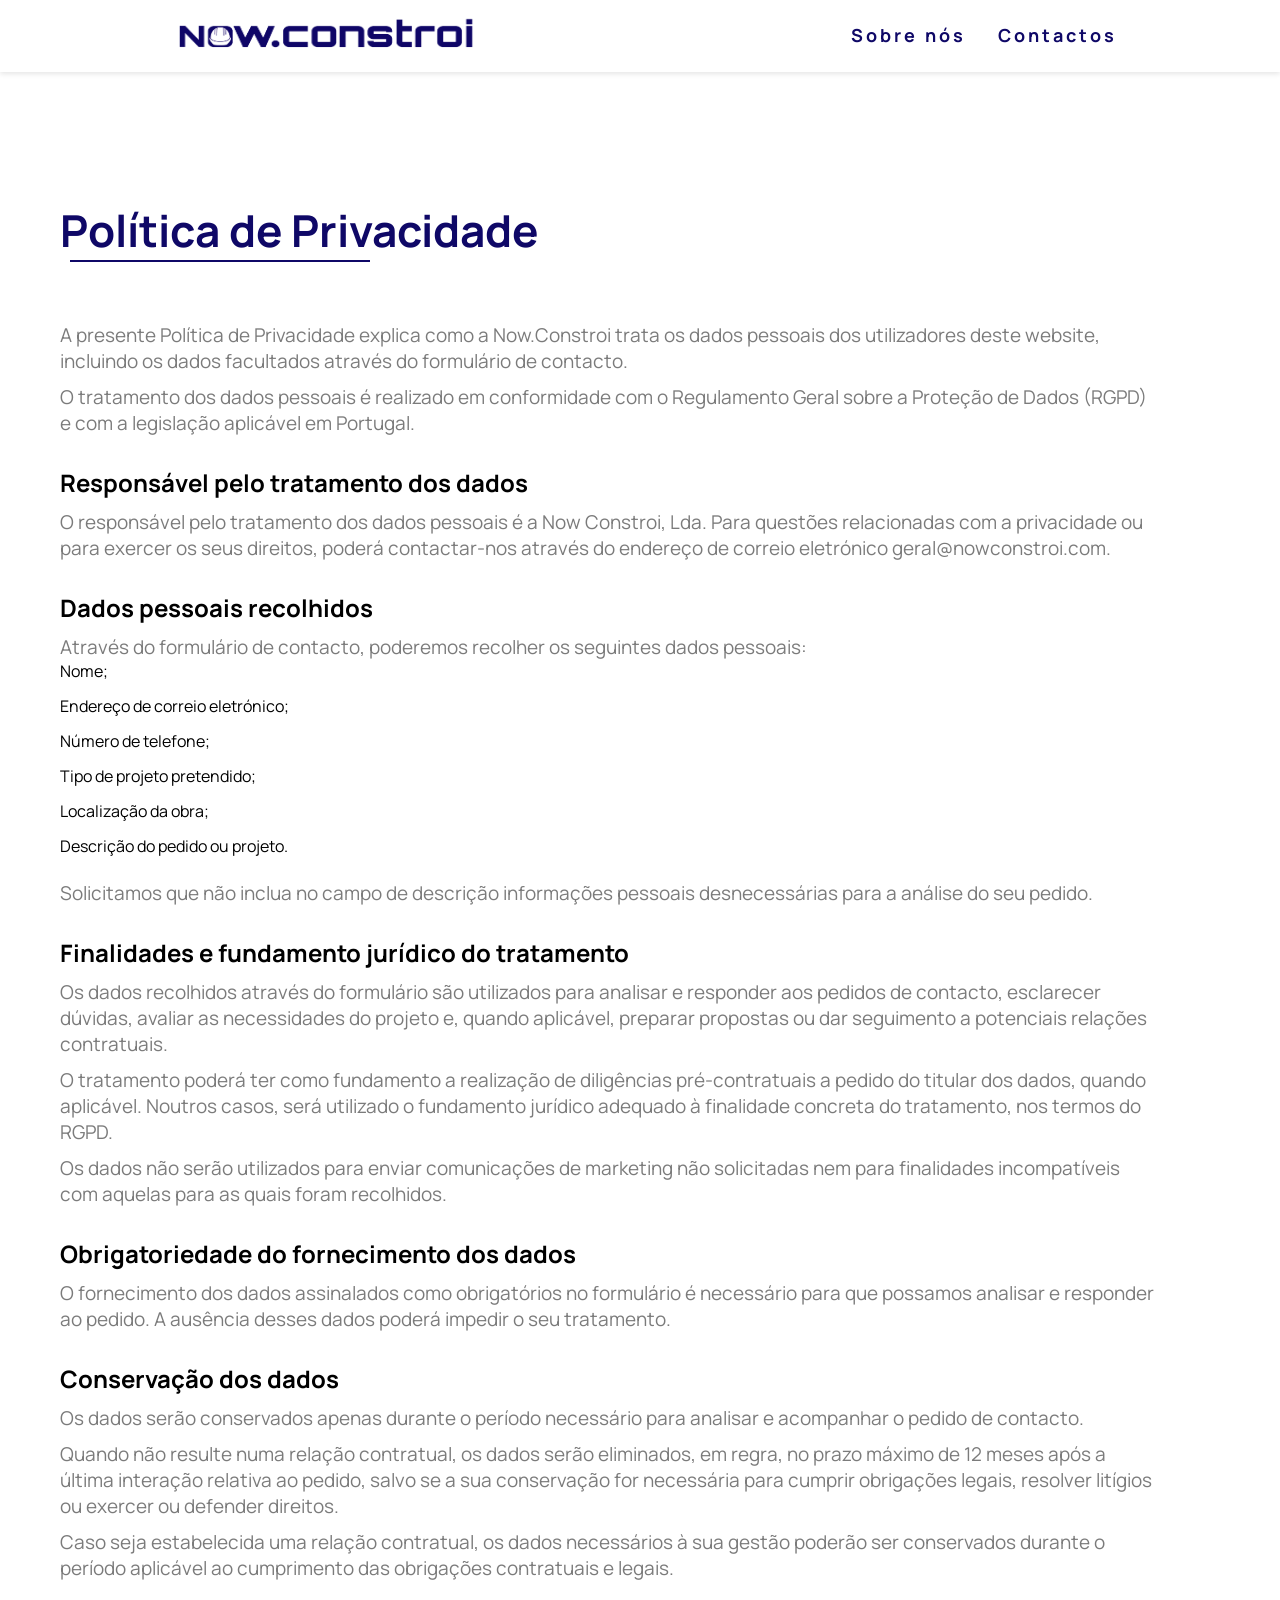
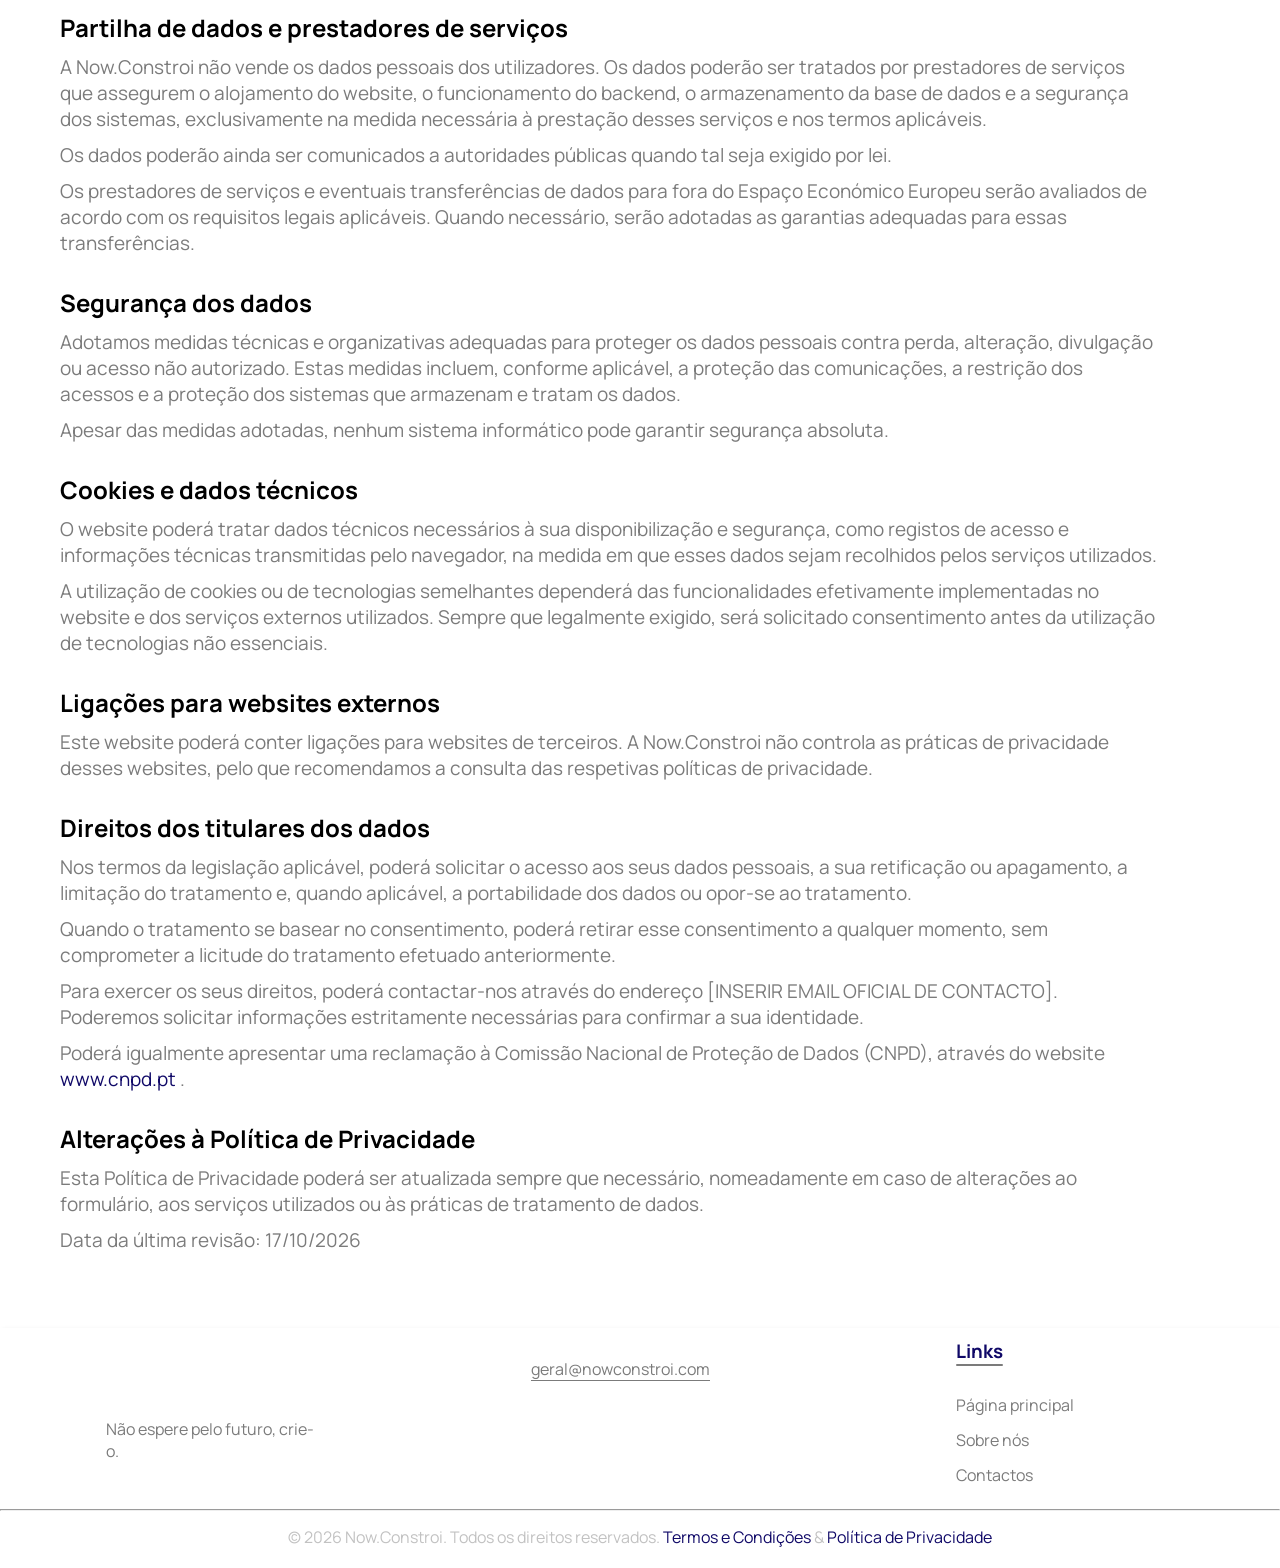
<file: src/pages/privacy.html>
<!DOCTYPE html>
<html lang="pt-br">
  <head>
    <meta charset="UTF-8" />
    <meta http-equiv="X-UA-Compatible" content="IE=edge" />
    <meta name="viewport" content="width=device-width, initial-scale=1, minimum-scale=1">
    <title>Política de Privacidade - Now.Constroi</title>
    <link rel="icon" type="image/png" href="../assets/images/shared/ico/32x32/logo_helmet_only_fundo_azul.ico">
    
    <link rel="preconnect" href="https://fonts.googleapis.com">
    <link rel="preconnect" href="https://fonts.gstatic.com" crossorigin>
    <link href="https://fonts.googleapis.com/css2?family=Manrope:wght@200;300;400;500;600;700;800&display=swap" rel="stylesheet">

    <link rel="stylesheet" href="../styles/global.css"/>
    <link rel="stylesheet" href="../styles/pages/privacy.css"/>
  </head>

  <body>
    <header>
      <nav>
        <a href="../../index.html"><img src="../assets/images/shared/NowConstroi300x40.png" class="logo-header"></a><!--Mudar-->
        <div class="mobile-menu">
          <div class="line1"></div>
          <div class="line2"></div>
          <div class="line3"></div>
        </div>
        <ul class="nav-list">
          <!--
          <li><a href="src/pages/projects.html">Projetos</a></li>~
            -->
          <li><a href="about.html">Sobre nós</a></li>
          <li><a href="contacts.html">Contactos</a></li>
        </ul>
      </nav>
    </header>

    <main>
      <div class="text-container">
        <h1>Política de Privacidade</h1>

        <div class="vertical-divider"></div>
          <div class="non-title-container">
            <p>
              A presente Política de Privacidade explica como a Now.Constroi
              trata os dados pessoais dos utilizadores deste website, incluindo
              os dados facultados através do formulário de contacto.
            </p>

            <p>
              O tratamento dos dados pessoais é realizado em conformidade com
              o Regulamento Geral sobre a Proteção de Dados (RGPD) e com a
              legislação aplicável em Portugal.
            </p>

            <h2>Responsável pelo tratamento dos dados</h2>
            <p>
              O responsável pelo tratamento dos dados pessoais é a
              Now Constroi, Lda. Para questões relacionadas com a privacidade
              ou para exercer os seus direitos, poderá contactar-nos através
              do endereço de correio eletrónico geral@nowconstroi.com.
            </p>

            <h2>Dados pessoais recolhidos</h2>
            <p>
              Através do formulário de contacto, poderemos recolher os seguintes
              dados pessoais:
            </p>
            <ul>
              <li>Nome;</li>
              <li>Endereço de correio eletrónico;</li>
              <li>Número de telefone;</li>
              <li>Tipo de projeto pretendido;</li>
              <li>Localização da obra;</li>
              <li>Descrição do pedido ou projeto.</li>
            </ul>
            <p>
              Solicitamos que não inclua no campo de descrição informações
              pessoais desnecessárias para a análise do seu pedido.
            </p>

            <h2>Finalidades e fundamento jurídico do tratamento</h2>
            <p>
              Os dados recolhidos através do formulário são utilizados para
              analisar e responder aos pedidos de contacto, esclarecer dúvidas,
              avaliar as necessidades do projeto e, quando aplicável, preparar
              propostas ou dar seguimento a potenciais relações contratuais.
            </p>
            <p>
              O tratamento poderá ter como fundamento a realização de diligências
              pré-contratuais a pedido do titular dos dados, quando aplicável.
              Noutros casos, será utilizado o fundamento jurídico adequado à
              finalidade concreta do tratamento, nos termos do RGPD.
            </p>
            <p>
              Os dados não serão utilizados para enviar comunicações de marketing
              não solicitadas nem para finalidades incompatíveis com aquelas
              para as quais foram recolhidos.
            </p>

            <h2>Obrigatoriedade do fornecimento dos dados</h2>
            <p>
              O fornecimento dos dados assinalados como obrigatórios no formulário
              é necessário para que possamos analisar e responder ao pedido.
              A ausência desses dados poderá impedir o seu tratamento.
            </p>

            <h2>Conservação dos dados</h2>
            <p>
              Os dados serão conservados apenas durante o período necessário
              para analisar e acompanhar o pedido de contacto.
            </p>
            <p>
              Quando não resulte numa relação contratual, os dados serão
              eliminados, em regra, no prazo máximo de 12 meses após a última
              interação relativa ao pedido, salvo se a sua conservação for
              necessária para cumprir obrigações legais, resolver litígios
              ou exercer ou defender direitos.
            </p>
            <p>
              Caso seja estabelecida uma relação contratual, os dados necessários
              à sua gestão poderão ser conservados durante o período aplicável
              ao cumprimento das obrigações contratuais e legais.
            </p>

            <h2>Partilha de dados e prestadores de serviços</h2>
            <p>
              A Now.Constroi não vende os dados pessoais dos utilizadores.
              Os dados poderão ser tratados por prestadores de serviços que
              assegurem o alojamento do website, o funcionamento do backend,
              o armazenamento da base de dados e a segurança dos sistemas,
              exclusivamente na medida necessária à prestação desses serviços
              e nos termos aplicáveis.
            </p>
            <p>
              Os dados poderão ainda ser comunicados a autoridades públicas
              quando tal seja exigido por lei.
            </p>
            <p>
              Os prestadores de serviços e eventuais transferências de dados
              para fora do Espaço Económico Europeu serão avaliados de acordo
              com os requisitos legais aplicáveis. Quando necessário, serão
              adotadas as garantias adequadas para essas transferências.
            </p>

            <h2>Segurança dos dados</h2>
            <p>
              Adotamos medidas técnicas e organizativas adequadas para proteger
              os dados pessoais contra perda, alteração, divulgação ou acesso
              não autorizado. Estas medidas incluem, conforme aplicável,
              a proteção das comunicações, a restrição dos acessos e a
              proteção dos sistemas que armazenam e tratam os dados.
            </p>
            <p>
              Apesar das medidas adotadas, nenhum sistema informático pode
              garantir segurança absoluta.
            </p>

            <h2>Cookies e dados técnicos</h2>
            <p>
              O website poderá tratar dados técnicos necessários à sua
              disponibilização e segurança, como registos de acesso e
              informações técnicas transmitidas pelo navegador, na medida
              em que esses dados sejam recolhidos pelos serviços utilizados.
            </p>
            <p>
              A utilização de cookies ou de tecnologias semelhantes dependerá
              das funcionalidades efetivamente implementadas no website e
              dos serviços externos utilizados. Sempre que legalmente exigido,
              será solicitado consentimento antes da utilização de tecnologias
              não essenciais.
            </p>

            <h2>Ligações para websites externos</h2>
            <p>
              Este website poderá conter ligações para websites de terceiros.
              A Now.Constroi não controla as práticas de privacidade desses
              websites, pelo que recomendamos a consulta das respetivas
              políticas de privacidade.
            </p>

            <h2>Direitos dos titulares dos dados</h2>
            <p>
              Nos termos da legislação aplicável, poderá solicitar o acesso
              aos seus dados pessoais, a sua retificação ou apagamento,
              a limitação do tratamento e, quando aplicável, a portabilidade
              dos dados ou opor-se ao tratamento.
            </p>
            <p>
              Quando o tratamento se basear no consentimento, poderá retirar
              esse consentimento a qualquer momento, sem comprometer a
              licitude do tratamento efetuado anteriormente.
            </p>
            <p>
              Para exercer os seus direitos, poderá contactar-nos através
              do endereço [INSERIR EMAIL OFICIAL DE CONTACTO].
              Poderemos solicitar informações estritamente necessárias
              para confirmar a sua identidade.
            </p>
            <p>
              Poderá igualmente apresentar uma reclamação à Comissão Nacional
              de Proteção de Dados (CNPD), através do website
              <a href="https://www.cnpd.pt/" target="_blank" rel="noopener noreferrer">
                www.cnpd.pt
              </a>.
            </p>

            <h2>Alterações à Política de Privacidade</h2>
            <p>
              Esta Política de Privacidade poderá ser atualizada sempre que
              necessário, nomeadamente em caso de alterações ao formulário,
              aos serviços utilizados ou às práticas de tratamento de dados.
            </p>
            <p>Data da última revisão: 17/10/2026</p>
          </div>

      </div>
    </main>

    <footer>
      <div class="row">
        <div class="col">
          <img src="../assets/images/shared/LogoGSH_Branco-01.svg" alt="long svg" class="logo-footer"><!--Mudar-->
          <p>Não espere pelo futuro, crie-o.</p>
        </div>
        <div class="col">
          <p class="email-id">geral@nowconstroi.com</p>
        </div>
        <div class="col">
          <h3>Links<div class="underline"></div></h3>
          <ul>
            <li><a href="../../index.html">Página principal</a></li>
            <!--<li><a href="projects.html">Projetos</a></li>-->
            <li><a href="about.html">Sobre nós</a></li>
            <li><a href="contacts.html">Contactos</a></li>
          </ul>
        </div>
        <!--
        <div class="col">
          <h3>Redes Sociais<div class="underline"></div></h3>
          <ul>
            <li><a href="">Facebook</a></li>
            <li><a href="">Instagram</a></li>
            <li><a href="">LinkedIn</a></li>
            <li><a href="">Youtube</a></li>
          </ul>
        </div>
        -->
      </div>
      <hr>
      <p class="copyright">&copy; 2026 Now.Constroi. Todos os direitos reservados.<a href="conditions.html">  Termos e Condições </a>& <a href="privacy.html">  Política de Privacidade</a></p><!--Mudar-->
    
    </footer>

    <script src="../scripts/shared/mobile-navbar.js"></script>
  </body>
</html>
</file>
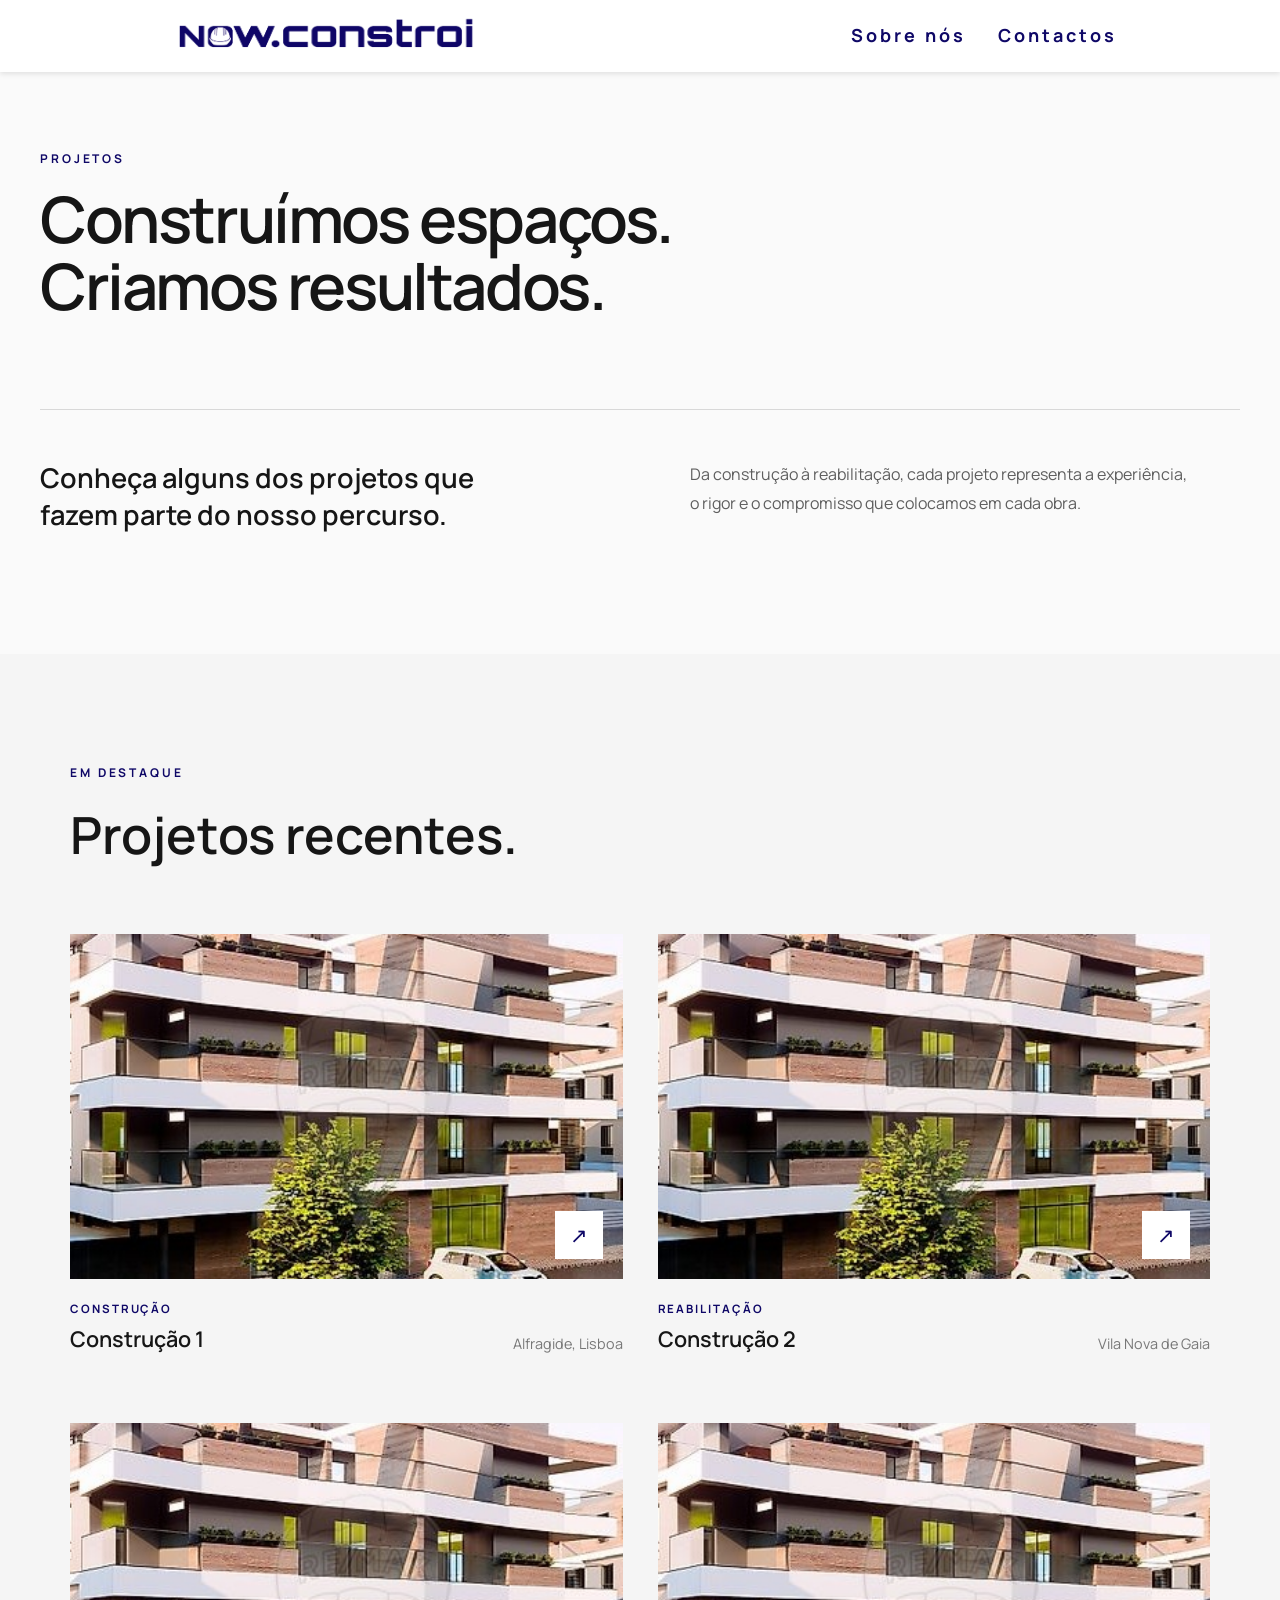
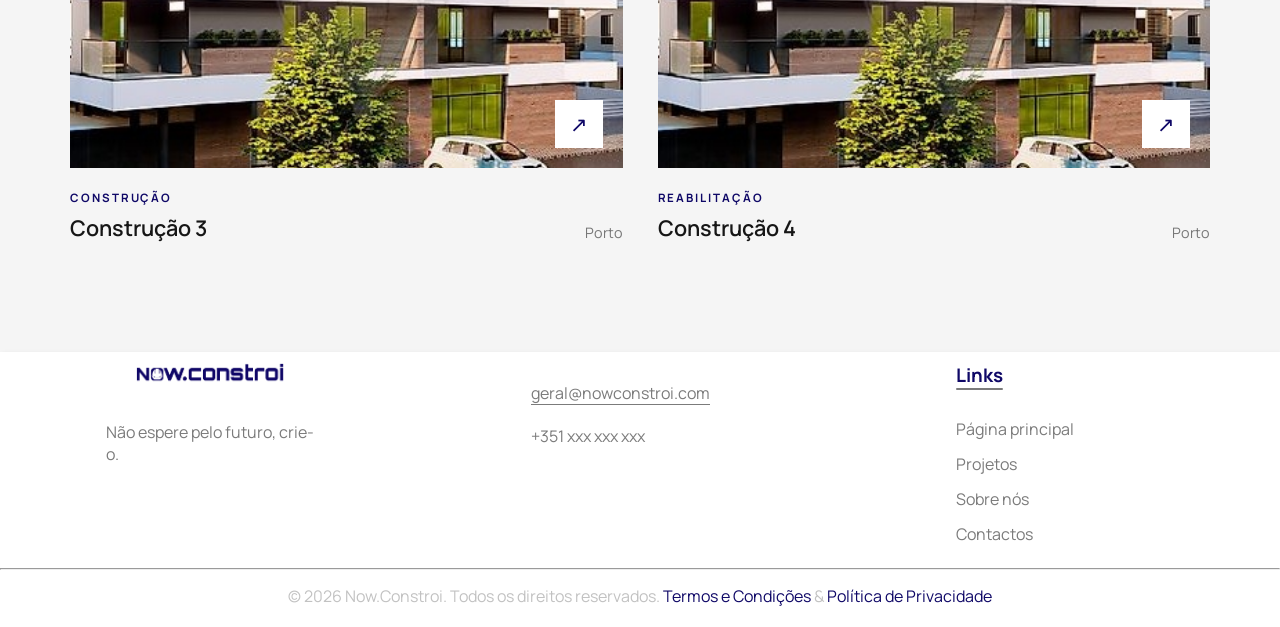
<file: src/pages/projects.html>
<!DOCTYPE html>
<html lang="pt-br">
  <head>
    <meta charset="UTF-8" />
    <meta http-equiv="X-UA-Compatible" content="IE=edge" />
    <meta name="viewport" content="width=device-width, initial-scale=1, minimum-scale=1">
    <title>Projetos - Now.Constroi</title>
    <link rel="icon" type="image/png" href="../assets/images/shared/ico/32x32/logo_helmet_only_fundo_azul.ico">

    <link rel="preconnect" href="https://fonts.googleapis.com">
    <link rel="preconnect" href="https://fonts.gstatic.com" crossorigin>
    <link href="https://fonts.googleapis.com/css2?family=Manrope:wght@200;300;400;500;600;700;800&display=swap" rel="stylesheet">

    <link rel="stylesheet" href="../styles/global.css"/>
    <link rel="stylesheet" href="../styles/pages/projects.css"/>
  </head>

  <body>
    <header>
      <nav>
        <a href="../../index.html"><img src="../assets/images/shared/NowConstroi300x40.png" class="logo-header"></a><!--Mudar-->
        <div class="mobile-menu">
          <div class="line1"></div>
          <div class="line2"></div>
          <div class="line3"></div>
        </div>
        <ul class="nav-list">
          <!--
          <li><a href="src/projects.html">Projetos</a></li>~
            -->
          <li><a href="about.html">Sobre nós</a></li>
          <li><a href="contacts.html">Contactos</a></li>

        </ul>
      </nav>
    </header>

    <main class="projects-page">

    <!-- INTRODUÇÃO -->
    <section class="projects-intro">

        <span class="section-label">PROJETOS</span>

        <h1>
            Construímos espaços.<br>
            Criamos resultados.
        </h1>

        <div class="projects-intro-content">

            <h2>
                Conheça alguns dos projetos que fazem parte do nosso percurso.
            </h2>

            <p>
                Da construção à reabilitação, cada projeto representa
                a experiência, o rigor e o compromisso que colocamos
                em cada obra.
            </p>

        </div>

    </section>


    <!-- PROJETOS EM DESTAQUE -->
    <section class="featured-projects">

        <div class="section-heading">

            <span class="section-label">EM DESTAQUE</span>

            <h2>Projetos recentes.</h2>

        </div>


        <div class="projects-grid">

            <!-- PROJETO 1 -->
            <article class="project-card">

                <a href="Const-1.html" class="project-image">

                    <img
                        src="../assets/images/projects/const-x.jpg"
                        alt="Construção em Alfragide"
                    >

                    <span class="project-arrow">↗</span>

                </a>

                <div class="project-info">

                    <div>
                        <span class="project-type">
                            Construção
                        </span>

                        <h3>Construção 1</h3>
                    </div>

                    <p>Alfragide, Lisboa</p>

                </div>

            </article>


            <!-- PROJETO 2 -->
            <article class="project-card">

                <a href="Const-2.html" class="project-image">

                    <img
                        src="../assets/images/projects/const-x.jpg"
                        alt="Construção em Gaia"
                    >

                    <span class="project-arrow">↗</span>

                </a>

                <div class="project-info">

                    <div>
                        <span class="project-type">
                            Reabilitação
                        </span>

                        <h3>Construção 2</h3>
                    </div>

                    <p>Vila Nova de Gaia</p>

                </div>

            </article>


            <!-- PROJETO 3 -->
            <article class="project-card">

                <a href="Const-3.html" class="project-image">

                    <img
                        src="../assets/images/projects/const-x.jpg"
                        alt="Construção no Porto"
                    >

                    <span class="project-arrow">↗</span>

                </a>

                <div class="project-info">

                    <div>
                        <span class="project-type">
                            Construção
                        </span>

                        <h3>Construção 3</h3>
                    </div>

                    <p>Porto</p>

                </div>

            </article>


            <!-- PROJETO 4 -->
            <article class="project-card">

                <a href="Const-3.html" class="project-image">

                    <img
                        src="../assets/images/projects/const-x.jpg"
                        alt="Projeto no Porto"
                    >

                    <span class="project-arrow">↗</span>

                </a>

                <div class="project-info">

                    <div>
                        <span class="project-type">
                            Reabilitação
                        </span>

                        <h3>Construção 4</h3>
                    </div>

                    <p>Porto</p>

                </div>

            </article>

        </div>

    </section>


    <!-- LOCALIZAÇÕES
    <section class="project-locations">

        <div class="locations-heading">

            <span class="section-label">
                ONDE TRABALHAMOS
            </span>

            <h2>
                Projetos de norte a sul.
            </h2>

            <p>
                Explore algumas das regiões onde desenvolvemos
                e concluímos projetos.
            </p>

        </div>


        <!-- BOTÕES DO MAPA

        <div class="districts-list">

            <button
                type="button"
                onclick="showImage('lisboa')"
            >
                <span>Lisboa</span>
            </button>

            <button
                type="button"
                onclick="showImage('porto')"
            >
                <span>Porto</span>
            </button>

            <button
                type="button"
                onclick="showImage('portimao')"
            >
                <span>Portimão</span>
            </button>

        </div>


        <!-- MAPA

        <div class="map-layout">

            <div class="image-wrapper">

                <div class="image-container">

                    <img
                        id="district-image"
                        src="../assets/images/projects/portugal_map2v2.png"
                        alt="Mapa de projetos Now.Constroi"
                    >

                    <div id="pins-container"></div>

                </div>

            </div>


            <!-- INFORMAÇÃO DO PIN

            <div id="pin-info" class="hidden">

                <span class="section-label">
                    PROJETO
                </span>

                <h3 id="pin-title"></h3>

                <p id="pin-description"></p>

            </div>
        </div>
    </section>
     -->

  </main>

    <footer>
      <div class="row">
        <div class="col">
          <img src="../assets/images/shared/NowConstroi300x40.png" alt="long svg" class="logo-footer"><!--Mudar-->
          <p>Não espere pelo futuro, crie-o.</p>
        </div>
        <div class="col">
          <p class="email-id">geral@nowconstroi.com</p><!--Mudar-->
          <p>+351 xxx xxx xxx</p><!--Mudar-->
        </div>
        <div class="col">
          <h3>Links<div class="underline"></div></h3>
          <ul>
            <li><a href="../../index.html">Página principal</a></li>
            <li><a href="projects.html">Projetos</a></li>
            <li><a href="about.html">Sobre nós</a></li>
            <li><a href="contacts.html">Contactos</a></li>
          </ul>
        </div>
        <!--
        <div class="col">
          <h3>Redes Sociais<div class="underline"></div></h3>
          <ul>
            <li><a href="">Facebook</a></li>
            <li><a href="">Instagram</a></li>
            <li><a href="">LinkedIn</a></li>
            <li><a href="">Youtube</a></li>
          </ul>
        </div>
        -->
      </div>
      <hr>
      <p class="copyright">&copy; 2026 Now.Constroi. Todos os direitos reservados.<a href="conditions.html">  Termos e Condições </a>& <a href="privacy.html">  Política de Privacidade</a></p><!--Mudar-->
    </footer>


    <script src="../scripts/shared/mobile-navbar.js"></script>
    <script src="../scripts/pages/projects.js"></script>
  </body>
</html>
</file>
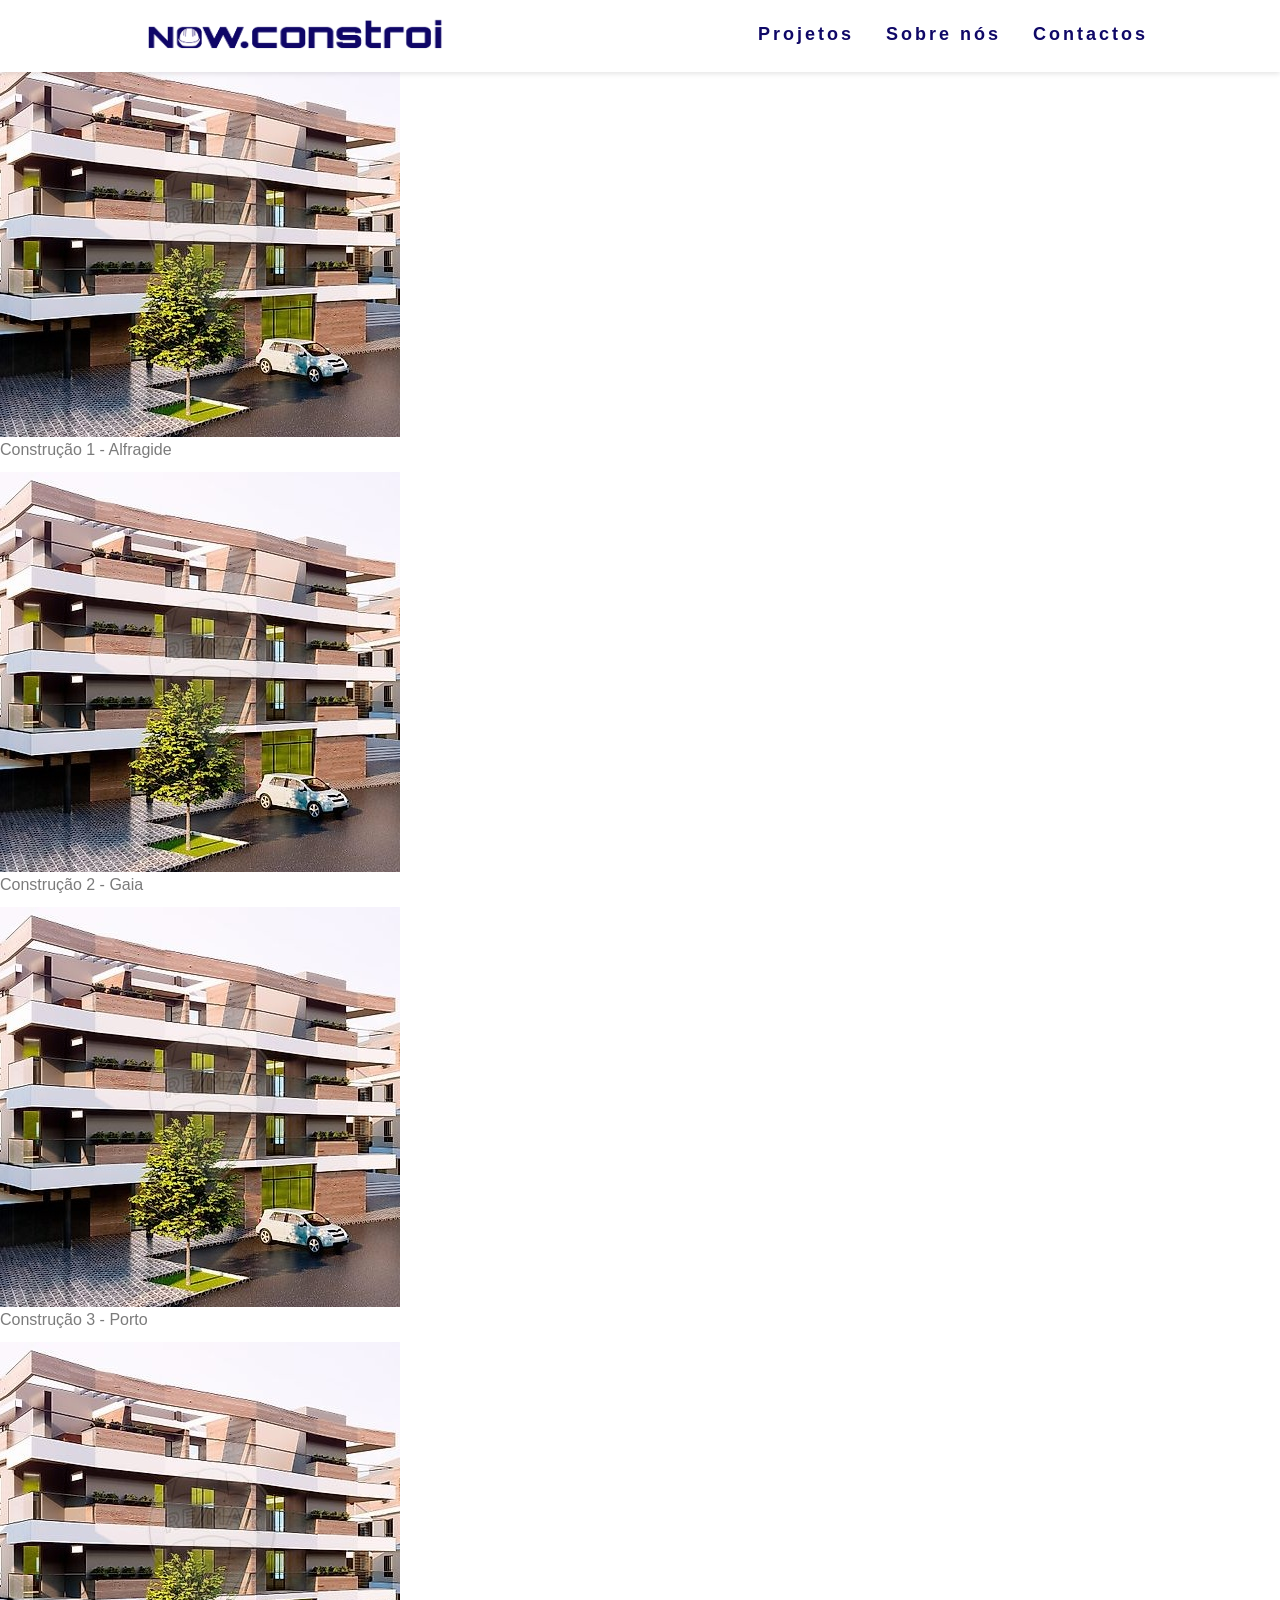
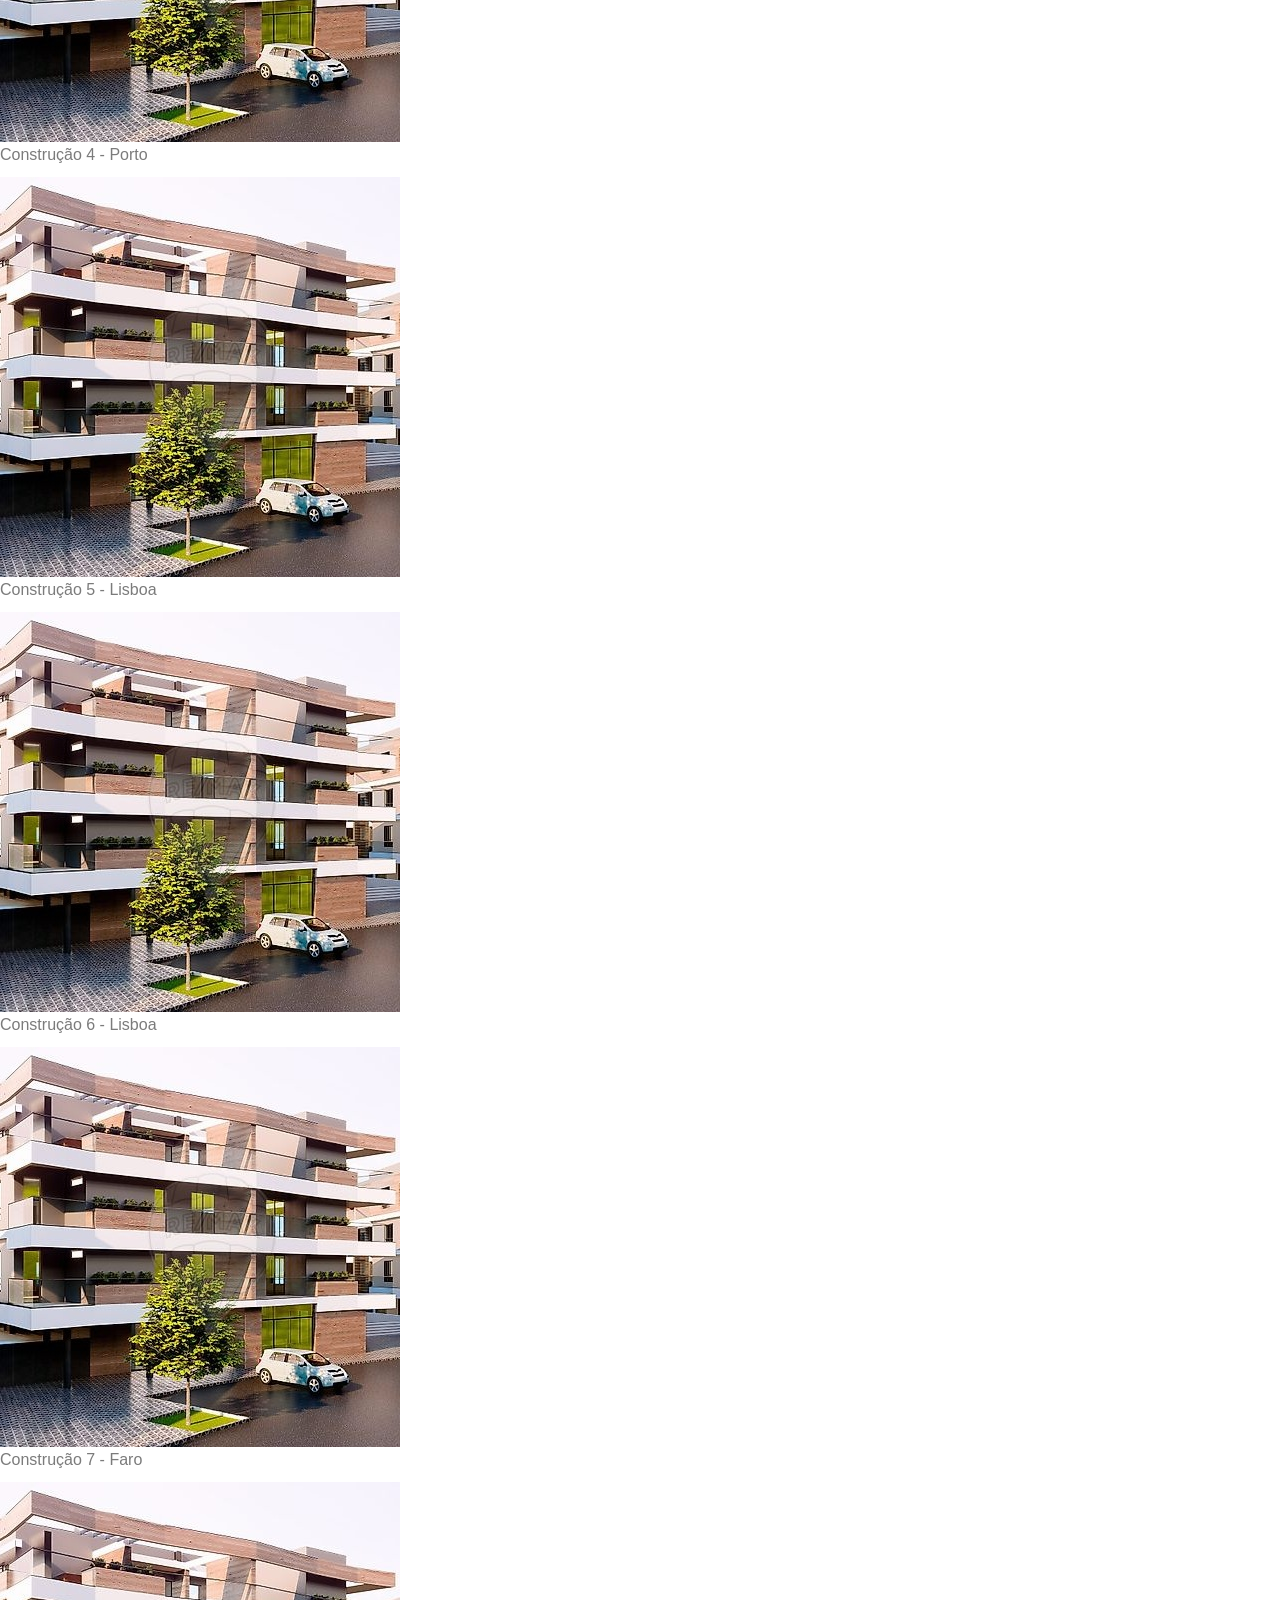
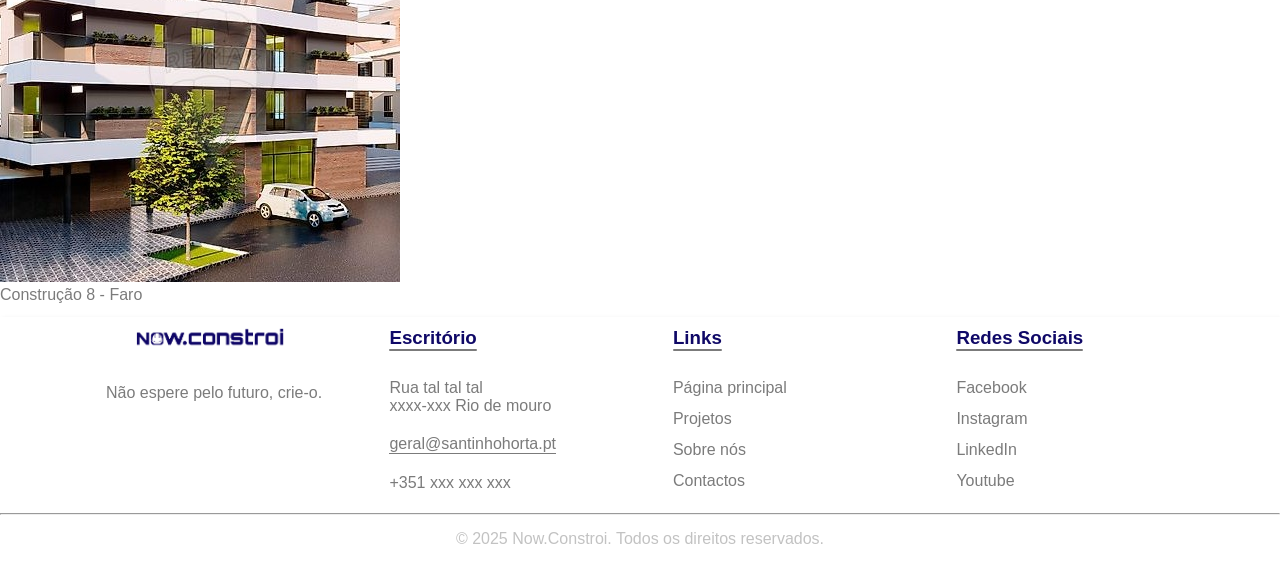
<file: src/pages/projectsAntiga.html>
<!DOCTYPE html>
<html lang="pt-br">
  <head>
    <meta charset="UTF-8" />
    <meta http-equiv="X-UA-Compatible" content="IE=edge" />
    <meta name="viewport" content="width=device-width, initial-scale=1, minimum-scale=1">
    <title>Projetos - Now.Constroi</title>
    <link rel="icon" type="image/png" href="../assets/images/shared/NowConstroi48x48.ico">

    <link rel="preconnect" href="https://fonts.googleapis.com">
    <link rel="preconnect" href="https://fonts.gstatic.com" crossorigin>
    <link href="https://fonts.googleapis.com/css2?family=Sansation:ital,wght@0,300;0,400;0,700;1,300;1,400;1,700&display=swap" rel="stylesheet">

    <link rel="stylesheet" href="../styles/global.css"/>
    <link rel="stylesheet" href="../styles/pages/projects.css"/>
  </head>

  <body>
    <header>
      <nav>
        <a href="../../index.html"><img src="../assets/images/shared/NowConstroi300x40.png" class="logo-header"></a><!--Mudar-->
        <div class="mobile-menu">
          <div class="line1"></div>
          <div class="line2"></div>
          <div class="line3"></div>
        </div>
        <ul class="nav-list">
          <li><a href="projects.html">Projetos</a></li>
          <li><a href="about.html">Sobre nós</a></li>
          <li><a href="contacts.html">Contactos</a></li>

        </ul>
      </nav>
    </header>

    <main>
      <div class="title-container">
        <h1>Projetos</h1>
      </div>
      <div class="container">
         <ul class="projects">
          <li>
            <a href="Const-1.html"><img src="../assets/images/projects/const-x.jpg"></a>
            <p>Construção 1 - Alfragide</p>
          </li>
          <li>
            <a href="Const-2.html"><img src="../assets/images/projects/const-x.jpg"></a>
            <p>Construção 2 - Gaia</p>
          </li>
          <li>
            <a href="Const-3.html"><img src="../assets/images/projects/const-x.jpg"></a>
            <p>Construção 3 - Porto</p>
          </li>
          <li>
            <a href="Const-3.html"><img src="../assets/images/projects/const-x.jpg"></a>
            <p>Construção 4 - Porto</p>
          </li>
          <li>
            <a href="Const-3.html"><img src="../assets/images/projects/const-x.jpg"></a>
            <p>Construção 5 - Lisboa</p>
          </li>
          <li>
            <a href="Const-3.html"><img src="../assets/images/projects/const-x.jpg"></a>
            <p>Construção 6 - Lisboa</p>
          </li>
          <li>
            <a href="Const-3.html"><img src="../assets/images/projects/const-x.jpg"></a>
            <p>Construção 7 - Faro</p>
          </li>
          <li>
            <a href="Const-3.html"><img src="../assets/images/projects/const-x.jpg"></a>
            <p>Construção 8 - Faro</p>
          </li>
          
          
        </ul>
      </div>
    </main>

    <footer>
      <div class="row">
        <div class="col">
          <img src="../assets/images/shared/NowConstroi300x40.png" alt="long svg" class="logo-footer"><!--Mudar-->
          <p>Não espere pelo futuro, crie-o.</p>
        </div>
        <div class="col">
          <h3>Escritório<div class="underline"></div></h3>
          <p>Rua tal tal tal</p><!--Mudar-->
          <p>xxxx-xxx Rio de mouro</p><!--Mudar-->
          <p class="email-id">geral@santinhohorta.pt</p><!--Mudar-->
          <p>+351 xxx xxx xxx</p><!--Mudar-->
        </div>
        <div class="col">
          <h3>Links<div class="underline"></div></h3>
          <ul>
            <li><a href="../../index.html">Página principal</a></li>
            <li><a href="projects.html">Projetos</a></li>
            <li><a href="about.html">Sobre nós</a></li>
            <li><a href="contacts.html">Contactos</a></li>
          </ul>
        </div>
        <div class="col">
          <h3>Redes Sociais<div class="underline"></div></h3>
          <ul>
            <li><a href="">Facebook</a></li>
            <li><a href="">Instagram</a></li>
            <li><a href="">LinkedIn</a></li>
            <li><a href="">Youtube</a></li>
          </ul>
        </div>
      </div>
      <hr>
      <p class="copyright">&copy; 2025 Now.Constroi. Todos os direitos reservados.</p><!--Mudar-->
    </footer>


    <script src="../scripts/shared/mobile-navbar.js"></script>
  </body>
</html>
</file>
<file: src/styles/global.css>
* {
  margin: 0;
  padding: 0;
  font-family: "Manrope", sans-serif;
}

header {
  position: fixed;
  top: 0;
  left: 0;
  width: 100%;
  z-index: 5; /* para o header ficar sempre por cima */
  background: #ffffff;
  box-shadow: 0 2px 5px rgba(0,0,0,0.1);
}

.logo-header{
  width:300px;
  height: 40px;
  margin: 15px;
  margin-top: 20px;
}

a {
  color: #0f0867;
  text-decoration: none;
  transition: 0.3s;
}

a:hover {
  opacity: 0.7;
}

.logo {
  font-size: 24px;
  text-transform: uppercase;
  letter-spacing: 4px;
}

nav {
  display: flex;
  justify-content: space-around;
  align-items: center;
  font-family: system-ui, -apple-system, Helvetica, Arial, sans-serif;
  background: #ffffff;
  height: 8vh;
  font-family: 'Sansation', sans-serif;
}


.nav-list {
  list-style: none;
  display: flex;
}

.nav-list li {
  letter-spacing: 3px;
  margin-left: 32px;
  margin-top: 10px; /* Espaço topo das informações do header */
}
.nav-list li a{
  text-decoration: none;
  font-size: 18px;
  font-weight: bold;
  color: #0f0867

}

.mobile-menu {
  display: none;
  cursor: pointer;
}

.mobile-menu div {
  width: 32px;
  height: 2px;
  background: #0f0867;
  margin: 8px;
  transition: 0.3s;
}

@media (max-width: 999px) {
  body {
    overflow-x: hidden;
  }
  .nav-list {
    z-index: 2;
    position: absolute;
    top: 8vh;
    right: 0;
    width: 50vw;
    height: 92vh;
    background: #ffffff;
    flex-direction: column;
    align-items: center;
    justify-content: space-around;
    transform: translateX(100%);
    
  }
  .nav-list li {
    margin-left: 0;
    opacity: 0;
  }
  .mobile-menu {
    display: block;

  }
}

.nav-list.active {
  transform: translateX(0);
  transition: transform 0.3s ease-in;
}

@keyframes navLinkFade {
  from {
    opacity: 0;
    transform: translateX(50px);
  }
  to {
    opacity: 1;
    transform: translateX(0);
  }
}

.mobile-menu.active .line1 {
  transform: rotate(-45deg) translate(-8px, 8px);
}

.mobile-menu.active .line2 {
  opacity: 0;
}

.mobile-menu.active .line3 {
  transform: rotate(45deg) translate(-5px, -7px);
}

footer{
  width: 100%;
  position: relative;
  bottom: 0;
  color: white;
  background: rgb(255, 255, 255);
  box-shadow: 2px 2px 5px rgba(0,0,0,0.1);
}

.logo-footer{
  width: 150px;
  margin-bottom: 30px;
  margin-left: 30px;
}

.row{
  width: 85%;
  margin: auto;
  display: flex;
  flex-wrap: wrap;
  align-items: flex-start;
  justify-content: space-between;
}

.col{
  flex-basis: 20%;
  padding: 10px;
}

p{
  color: #7b7b7b;
}

.col h3{
  width: fit-content;
  margin-bottom: 30px;
  position: relative;
  color:#0f0867;
}

.email-id{
  width: fit-content;
  border-bottom: 1px solid #7b7b7b;
  margin: 20px 0;
}

ul li{
  list-style: none; /*Points out*/
  margin-bottom: 13px;
}

ul li a{
  text-decoration: none;
  color: #7b7b7b;
}

.underline{
  width: 100%;
  height: 2px;
  border-radius: 2px;
  position: absolute;
  background-color: #7b7b7b;
}

hr{
  color: #c2c2c2;
}

.copyright{
  text-align: center;
  color: #c2c2c2;
  padding-bottom: 20px;
  margin-top: 15px;

}


/* Separador */
hr.separator-solid {
    border: none;
    border-top: 1px solid #084767;
    margin: 10px auto;
    margin-bottom: 20px;
}
</file>
<file: src/styles/pages/index.css>
/* =========================
   HOME
========================= */

.home-page {
    font-family: "Manrope", sans-serif;
    color: #161616;
}


/* =========================
   HERO
========================= */

.home-hero {
    position: relative;

    min-height: 100vh;

    display: flex;
    align-items: center;

    overflow: hidden;

    color: #ffffff;
}


.hero-background {
    position: absolute;

    inset: 0;
}


.hero-background img {
    width: 100%;
    height: 100%;

    object-fit: cover;
}


.hero-overlay {
    position: absolute;

    inset: 0;

    background:
        linear-gradient(
            90deg,
            rgba(0, 0, 0, 0.72) 0%,
            rgba(0, 0, 0, 0.42) 55%,
            rgba(0, 0, 0, 0.12) 100%
        );
}


.hero-content {
    position: relative;

    z-index: 2;

    width: min(1140px, calc(100% - 60px));

    margin: 0 auto;

    padding-top: 70px;
}


.hero-label {
    display: block;

    margin-bottom: 25px;

    font-size: 0.75rem;
    font-weight: 700;

    letter-spacing: 0.18rem;
}


.hero-content h1 {
    max-width: 950px;

    margin-bottom: 30px;

    font-size: clamp(3rem, 6vw, 6rem);
    font-weight: 600;

    line-height: 1.02;

    letter-spacing: -0.18rem;
}


.hero-content p {
    max-width: 610px;

    margin-bottom: 40px;

    color: rgba(255,255,255,0.82);

    font-size: 1.1rem;

    line-height: 1.8;
}


.hero-actions {
    display: flex;

    align-items: center;

    gap: 25px;
}


.hero-primary {
    display: flex;

    align-items: center;

    gap: 45px;

    padding: 18px 24px;

    color: #0f0867;

    background-color: #ffffff;

    font-size: 0.9rem;
    font-weight: 600;
}


.hero-secondary {
    color: #ffffff;

    font-size: 0.9rem;
    font-weight: 600;

    border-bottom: 1px solid rgba(255,255,255,0.6);

    padding-bottom: 4px;
}


.hero-bottom {
    position: absolute;

    z-index: 2;

    bottom: 35px;

    left: 50%;

    transform: translateX(-50%);

    width: min(1140px, calc(100% - 60px));

    display: flex;

    justify-content: space-between;

    color: rgba(255,255,255,0.6);

    font-size: 0.8rem;
}


/* =========================
   GERAL
========================= */

.section-label {
    display: block;

    margin-bottom: 18px;

    color: #0f0867;

    font-size: 0.75rem;
    font-weight: 700;

    letter-spacing: 0.18rem;
}


/* =========================
   INTRODUÇÃO
========================= */

.home-intro {
    max-width: 1200px;

    margin: 0 auto;

    padding: 120px 30px;
}


.home-intro > h2 {
    max-width: 900px;

    margin-bottom: 80px;

    font-size: clamp(2.5rem, 5vw, 4.5rem);
    font-weight: 600;

    line-height: 1.08;

    letter-spacing: -0.12rem;
}


.home-intro-content {
    display: grid;

    grid-template-columns: 1fr 1fr;

    gap: 100px;

    padding-top: 50px;

    border-top: 1px solid #d8d8d8;
}


.home-intro-highlight {
    color: #161616;

    font-size: 1.5rem;

    line-height: 1.5;
}


.home-intro-text p {
    margin-bottom: 30px;

    color: #666666;

    line-height: 1.8;
}


.home-intro-text a {
    display: inline-flex;

    gap: 25px;

    align-items: center;

    font-weight: 600;
}


/* =========================
   SERVIÇOS
========================= */

.home-services {
    padding:
        110px
        max(30px, calc((100% - 1140px) / 2));

    background-color: #f5f5f5;
}


.services-heading {
    max-width: 750px;

    margin-bottom: 70px;
}


.services-heading h2 {
    font-size: clamp(2.2rem, 4vw, 3.6rem);

    font-weight: 600;

    line-height: 1.2;
}


.services-grid {
    display: grid;

    grid-template-columns: repeat(4, 1fr);

    border-top: 1px solid #cccccc;
}


.service-item {
    padding: 35px 30px 20px 0;
}


.service-item + .service-item {
    padding-left: 30px;

    border-left: 1px solid #cccccc;
}


.service-image {
    width: 100%;
    height: 220px;

    margin-bottom: 28px;

    overflow: hidden;

    background-color: #e9e9e9;
}


.service-image img {
    width: 100%;
    height: 100%;

    display: block;

    object-fit: cover;

    transition: transform 0.4s ease;
}


.service-item:hover .service-image img {
    transform: scale(1.025);
}



.service-number {
    color: #0f0867;

    font-size: 0.75rem;
    font-weight: 700;
}


.service-item h3 {
    margin: 35px 0 15px;

    font-size: 1.25rem;
    font-weight: 600;
}


.service-item p {
    color: #666666;

    font-size: 0.92rem;

    line-height: 1.7;
}


/* =========================
   PROJETOS
========================= */

.home-projects {
    max-width: 1200px;

    margin: 0 auto;

    padding: 120px 30px;
}


.home-projects-heading {
    display: flex;

    justify-content: space-between;

    align-items: flex-end;

    gap: 40px;

    margin-bottom: 65px;
}


.home-projects-heading h2 {
    font-size: clamp(2rem, 4vw, 3.3rem);

    font-weight: 600;
}


.all-projects-link {
    display: flex;

    gap: 25px;

    font-weight: 600;

    white-space: nowrap;
}


.home-projects-grid {
    display: grid;

    grid-template-columns: repeat(3, 1fr);

    gap: 30px;
}


.home-project-card {
    min-width: 0;
}


.home-project-image {
    position: relative;

    display: block;

    overflow: hidden;
}


.home-project-image img {
    width: 100%;

    aspect-ratio: 4 / 3;

    object-fit: cover;

    display: block;

    transition: transform 0.4s ease;
}


.home-project-card:hover img {
    transform: scale(1.025);
}


.project-arrow {
    position: absolute;

    right: 18px;
    bottom: 18px;

    width: 46px;
    height: 46px;

    display: flex;
    align-items: center;
    justify-content: center;

    color: #0f0867;

    background-color: #ffffff;
}


.home-project-info {
    display: flex;

    justify-content: space-between;

    align-items: flex-end;

    gap: 20px;

    padding-top: 20px;
}


.project-type {
    display: block;

    margin-bottom: 7px;

    color: #0f0867;

    font-size: 0.7rem;
    font-weight: 700;

    letter-spacing: 0.12rem;

    text-transform: uppercase;
}


.home-project-info h3 {
    font-size: 1.2rem;

    font-weight: 600;
}


.home-project-info p {
    font-size: 0.85rem;

    text-align: right;
}


/* =========================
   EXPERIÊNCIA
========================= */

.home-experience {
    display: grid;

    grid-template-columns: 1fr 1fr;

    gap: 100px;

    padding:
        110px
        max(30px, calc((100% - 1140px) / 2));

    background-color: #f5f5f5;
}


.experience-heading h2 {
    font-size: clamp(2rem, 4vw, 3.3rem);

    font-weight: 600;
}


.experience-content {
    display: flex;

    flex-direction: column;

    justify-content: flex-end;

    align-items: flex-start;
}


.experience-content p {
    max-width: 530px;

    margin-bottom: 30px;

    color: #5f5f5f;

    font-size: 1.05rem;

    line-height: 1.8;
}


.experience-content a {
    display: flex;

    align-items: center;

    gap: 25px;

    font-weight: 600;
}


/* =========================
   CTA
========================= */

.home-cta {
    display: flex;

    align-items: center;

    justify-content: space-between;

    padding:
        90px
        max(30px, calc((100% - 1140px) / 2));

    color: #ffffff;

    background-color: #0f0867;
}


.home-cta .section-label {
    color: #b9b6e5;
}


.home-cta h2 {
    font-size: clamp(2rem, 4vw, 3.5rem);

    font-weight: 500;
}


.home-cta > a {
    display: flex;

    align-items: center;

    gap: 40px;

    padding: 18px 25px;

    color: #0f0867;

    background-color: #ffffff;

    font-weight: 600;
}


/* =========================
   RESPONSIVE
========================= */

@media (max-width: 950px) {

    .services-grid {
        grid-template-columns: 1fr 1fr;
    }


    .service-item {
        border-bottom: 1px solid #cccccc;
    }


    .service-item + .service-item {
        border-left: none;
    }


    .home-projects-grid {
        grid-template-columns: 1fr 1fr;
    }


    .home-experience {
        grid-template-columns: 1fr;

        gap: 50px;
    }

}


@media (max-width: 750px) {

    .home-intro-content {
        grid-template-columns: 1fr;

        gap: 30px;
    }


    .home-projects-heading {
        align-items: flex-start;

        flex-direction: column;
    }


    .home-projects-grid {
        grid-template-columns: 1fr;
    }


    .home-cta {
        align-items: flex-start;

        flex-direction: column;

        gap: 40px;
    }

}


@media (max-width: 600px) {

    .service-image {
        height: 220px;
    }

    .hero-content {
        width: calc(100% - 40px);
    }


    .hero-content h1 {
        letter-spacing: -0.1rem;
    }


    .hero-actions {
        align-items: flex-start;

        flex-direction: column;
    }


    .hero-bottom {
        width: calc(100% - 40px);
    }


    .home-intro,
    .home-projects {
        padding:
            80px
            20px;
    }


    .home-services,
    .home-experience {
        padding:
            80px
            20px;
    }


    .services-grid {
        grid-template-columns: 1fr;
    }


    .service-item,
    .service-item + .service-item {
        padding:
            30px
            0;

        border-left: none;

        border-bottom: 1px solid #cccccc;
    }


    .home-project-info {
        align-items: flex-start;

        flex-direction: column;

        gap: 7px;
    }


    .home-project-info p {
        text-align: left;
    }


    .home-cta {
        padding:
            70px
            20px;
    }

}
</file>
<file: src/styles/pages/about.css>
main {
  background-color: rgb(248, 248, 248);
  background-size: cover;
  /* height: 92vh; */ /* remover */
  min-height: 100vh; /* opcional, garante cobertura mínima */
}

.about-page {
    font-family: "Manrope", sans-serif;
    color: #161616;
    background-color: #fafafa;
}


/* ---------- GERAL ---------- */

.section-label {
    display: block;
    margin-bottom: 18px;

    color: #0f0867;

    font-size: 0.75rem;
    font-weight: 700;
    letter-spacing: 0.18rem;
}


/* ---------- INTRODUÇÃO ---------- */

.about-intro {
    max-width: 1200px;

    margin: 0 auto;
    padding: 100px 30px 120px;
}

.about-intro > h1 {
    max-width: 900px;

    margin-bottom: 90px;

    font-size: clamp(2.8rem, 5vw, 5rem);
    font-weight: 600;
    line-height: 1.05;
    letter-spacing: -0.15rem;
}

.about-intro-content {
    display: grid;

    grid-template-columns: 1fr 1fr;

    gap: 100px;

    padding-top: 50px;

    border-top: 1px solid #d8d8d8;
}

.about-intro-content h2 {
    font-size: 1.7rem;
    font-weight: 600;
    line-height: 1.35;
}

.about-text {
    color: #5e5e5e;

    font-size: 1rem;
    line-height: 1.8;
}

.about-text p + p {
    margin-top: 20px;
}


/* ---------- EXPERIÊNCIA ---------- */

.experience-section {
    padding: 110px max(30px, calc((100% - 1140px) / 2));

    background-color: #f5f5f5;
}

.section-title {
    max-width: 650px;

    margin-bottom: 70px;
}

.section-title h2 {
    font-size: clamp(2rem, 4vw, 3.3rem);
    font-weight: 600;
}

.experience-main-text {
    max-width: 700px;

    margin-bottom: 70px;

    color: #5e5e5e;

    font-size: 1.1rem;
    line-height: 1.8;
}

.experience-grid {
    display: grid;

    grid-template-columns: repeat(3, 1fr);

    border-top: 1px solid #cccccc;
}

.experience-item {
    padding: 35px 40px 20px 0;
}

.experience-item + .experience-item {
    padding-left: 40px;

    border-left: 1px solid #cccccc;
}

.experience-item > span {
    color: #0f0867;

    font-size: 0.8rem;
    font-weight: 700;
}

.experience-item h3 {
    margin: 35px 0 15px;

    font-size: 1.4rem;
    font-weight: 600;
}

.experience-item p {
    color: #666;

    font-size: 0.95rem;
    line-height: 1.7;
}


/* ---------- CLIENTES ---------- */

.trusted-section {
    max-width: 1200px;

    margin: 0 auto;
    padding: 120px 30px;
}

.trusted-heading {
    max-width: 650px;

    margin-bottom: 70px;
}

.trusted-heading h2 {
    margin-bottom: 20px;

    font-size: clamp(2rem, 4vw, 3.2rem);
    font-weight: 600;
}

.trusted-heading p {
    color: #666;

    line-height: 1.7;
}

.clients-grid {
    display: grid;

    grid-template-columns: repeat(4, 1fr);

    border-top: 1px solid #dddddd;
    border-left: 1px solid #dddddd;
}

.client {
    height: 160px;

    display: flex;
    align-items: center;
    justify-content: center;

    padding: 30px;

    border-right: 1px solid #dddddd;
    border-bottom: 1px solid #dddddd;
}

.client img {
    max-width: 150px;
    max-height: 70px;

    object-fit: contain;

    filter: grayscale(100%);

    transition: 0.25s ease;
}

.client:hover img {
    filter: grayscale(0%);
}


/* ---------- CTA ---------- */

.about-cta {
    display: flex;
    align-items: center;
    justify-content: space-between;

    padding: 70px max(30px, calc((100% - 1140px) / 2));

    color: white;

    background-color: #0f0867;
}

.about-cta .section-label {
    color: #b9b6e5;
}

.about-cta h2 {
    font-size: clamp(2rem, 4vw, 3.5rem);
    font-weight: 500;
}

.about-cta a {
    display: flex;
    align-items: center;
    gap: 40px;

    padding: 18px 25px;

    color: #0f0867;
    background-color: white;

    text-decoration: none;
    font-weight: 500;

    transition: 0.2s ease;
}

.about-cta a:hover {
    transform: translateX(5px);
}


/* ---------- RESPONSIVE ---------- */

@media (max-width: 850px) {

    .about-intro {
        padding-top: 70px;
    }

    .about-intro > h1 {
        margin-bottom: 60px;
    }

    .about-intro-content {
        grid-template-columns: 1fr;

        gap: 30px;
    }

    .experience-grid {
        grid-template-columns: 1fr;
    }

    .experience-item {
        padding: 35px 0;

        border-bottom: 1px solid #cccccc;
    }

    .experience-item + .experience-item {
        padding-left: 0;

        border-left: none;
    }

    .clients-grid {
        grid-template-columns: repeat(2, 1fr);
    }

    .about-cta {
        align-items: flex-start;
        flex-direction: column;

        gap: 40px;
    }

}


@media (max-width: 500px) {

    .about-intro {
        padding: 60px 20px 80px;
    }

    .about-intro > h1 {
        letter-spacing: -0.08rem;
    }

    .experience-section,
    .trusted-section {
        padding-top: 80px;
        padding-bottom: 80px;
    }

    .clients-grid {
        grid-template-columns: 1fr 1fr;
    }

    .client {
        height: 120px;
        padding: 20px;
    }

}
</file>
<file: src/styles/pages/privacy.css>
main {
  background-color: rgb(255, 255, 255);
  background-size: cover;
  /* height: 92vh; */ /* remover */
  min-height: 100vh; /* opcional, garante cobertura mínima */
  padding-bottom: 15px;
}

.text-container{

    padding-top: 100px;
    max-width: 1100px;
    margin-inline: auto;
    padding-inline: clamp(16px, 5vw, 40px);
    padding-right: 100px;
    padding-bottom: 60px;
}

h1{
    padding-top: 100px;
    font-size: 44px;
    color: #0f0867;
}

.text-container p{
    font-size: 19px;
    padding-top: 10px;
}

.text-container h2{
    font-size: 24px;
    padding-top: 30px;
}

.vertical-divider{
    width: 300px;              /* espessura */
    height: 2px;           /* altura */
    background-color: #0f0867;
    margin: 0 10px;

}

.non-title-container{
    padding-top: 50px;
}
</file>
<file: src/styles/pages/contacts.css>
/* =========================
   CONTACTS PAGE
========================= */

.contacts-page {
    font-family: "Manrope", sans-serif;
    color: #161616;
    background-color: #ffffff;
}


/* =========================
   GERAL
========================= */

.section-label {
    display: block;

    margin-bottom: 18px;

    color: #0f0867;

    font-size: 0.75rem;
    font-weight: 700;

    letter-spacing: 0.18rem;
}


/* =========================
   INTRODUÇÃO
========================= */

.contacts-intro {
    max-width: 1200px;

    margin: 0 auto;

    padding: 150px 30px 120px;
}


.contacts-intro > h1 {
    max-width: 950px;

    margin-bottom: 90px;

    font-size: clamp(2.8rem, 5vw, 5rem);
    font-weight: 600;

    line-height: 1.05;

    letter-spacing: -0.15rem;
}


.contacts-intro-content {
    display: grid;

    grid-template-columns: 1fr 1fr;

    gap: 100px;

    padding-top: 50px;

    border-top: 1px solid #d8d8d8;
}


.contacts-intro-content h2 {
    max-width: 500px;

    font-size: 1.7rem;
    font-weight: 600;

    line-height: 1.35;
}


.contacts-intro-content p {
    max-width: 500px;

    color: #5e5e5e;

    font-size: 1rem;

    line-height: 1.8;
}


/* =========================
   SECÇÃO PRINCIPAL
========================= */

.contact-section {
    display: grid;

    grid-template-columns: 0.85fr 1.15fr;

    gap: 100px;

    padding:
        110px
        max(30px, calc((100% - 1140px) / 2));

    background-color: #f5f5f5;
}


/* =========================
   INFORMAÇÃO DE CONTACTO
========================= */

.contact-information h2 {
    max-width: 500px;

    margin-bottom: 60px;

    font-size: clamp(2rem, 4vw, 3rem);
    font-weight: 600;

    line-height: 1.2;
}


.contact-details {
    border-top: 1px solid #cccccc;
}


.contact-item {
    display: grid;

    grid-template-columns: 50px 1fr;

    gap: 15px;

    padding: 28px 0;

    border-bottom: 1px solid #cccccc;
}


.contact-number {
    color: #0f0867;

    font-size: 0.75rem;
    font-weight: 700;

    letter-spacing: 0.08rem;
}


.contact-label {
    margin-bottom: 6px;

    color: #777777;

    font-size: 0.78rem;
    font-weight: 600;

    letter-spacing: 0.08rem;

    text-transform: uppercase;
}


.contact-item a,
.contact-value {
    color: #161616;

    font-size: 1.05rem;
    font-weight: 500;

    line-height: 1.6;
}


.contact-item a:hover {
    color: #0f0867;
}


/* =========================
   FORMULÁRIO
========================= */

.contact-form-container {
    padding: 45px;

    background-color: #ffffff;

    border: 1px solid #e0e0e0;
}


.contact-form-container h2 {
    margin-bottom: 45px;

    font-size: clamp(1.8rem, 3vw, 2.6rem);
    font-weight: 600;
}


.contact-form {
    display: flex;

    flex-direction: column;

    gap: 28px;
}


.form-row {
    display: grid;

    grid-template-columns: 1fr 1fr;

    gap: 20px;
}


.form-group {
    display: flex;

    flex-direction: column;
}


.form-group label {
    margin-bottom: 10px;

    color: #333333;

    font-size: 0.82rem;
    font-weight: 600;
}


.form-group input,
.form-group select,
.form-group textarea {
    width: 100%;

    padding: 15px 0;

    border: none;

    border-bottom: 1px solid #cfcfcf;

    outline: none;

    color: #161616;

    background-color: transparent;

    font-family: "Manrope", sans-serif;

    font-size: 0.95rem;

    transition: border-color 0.2s ease;
}


.form-group textarea {
    resize: vertical;

    min-height: 120px;
}


.form-group input:focus,
.form-group select:focus,
.form-group textarea:focus {
    border-bottom-color: #0f0867;
}


.form-group input::placeholder,
.form-group textarea::placeholder {
    color: #aaaaaa;
}


.form-group select {
    cursor: pointer;
}


/* =========================
   BOTÃO
========================= */

.submit-button {
    align-self: flex-start;

    display: flex;
    align-items: center;

    gap: 45px;

    margin-top: 10px;

    padding: 17px 24px;

    border: 1px solid #0f0867;

    color: #ffffff;

    background-color: #0f0867;

    font-family: "Manrope", sans-serif;

    font-size: 0.9rem;
    font-weight: 600;

    cursor: pointer;

    transition:
        background-color 0.2s ease,
        color 0.2s ease,
        transform 0.2s ease;
}


.submit-button span {
    font-size: 1.1rem;
}


.submit-button:hover {
    color: #0f0867;

    background-color: #ffffff;

    transform: translateX(4px);
}


/* =========================
   SECÇÃO FINAL
========================= */

.contact-bottom {
    display: flex;

    align-items: center;
    justify-content: space-between;

    gap: 50px;

    padding:
        90px
        max(30px, calc((100% - 1140px) / 2));

    color: #ffffff;

    background-color: #0f0867;
}


.contact-bottom .section-label {
    color: #b9b6e5;
}


.contact-bottom h2 {
    font-size: clamp(2rem, 4vw, 3.5rem);
    font-weight: 500;

    line-height: 1.2;
}


.contact-bottom a {
    display: flex;

    align-items: center;

    gap: 40px;

    padding: 18px 25px;

    color: #0f0867;

    background-color: #ffffff;

    font-weight: 600;

    white-space: nowrap;

    transition:
        transform 0.2s ease,
        opacity 0.2s ease;
}


.contact-bottom a:hover {
    opacity: 1;

    transform: translateX(5px);
}


/* =========================
   RESPONSIVE
========================= */

@media (max-width: 950px) {

    .contacts-intro {
        padding-top: 130px;
    }


    .contacts-intro > h1 {
        margin-bottom: 60px;
    }


    .contacts-intro-content {
        grid-template-columns: 1fr;

        gap: 30px;
    }


    .contact-section {
        grid-template-columns: 1fr;

        gap: 70px;
    }

}


@media (max-width: 700px) {

    .form-row {
        grid-template-columns: 1fr;
    }


    .contact-form-container {
        padding: 35px 25px;
    }


    .contact-bottom {
        align-items: flex-start;

        flex-direction: column;
    }

}


@media (max-width: 500px) {

    .contacts-intro {
        padding:
            120px
            20px
            80px;
    }


    .contacts-intro > h1 {
        letter-spacing: -0.08rem;
    }


    .contact-section {
        padding:
            80px
            20px;
    }


    .contact-form-container {
        padding: 30px 20px;
    }


    .contact-item {
        grid-template-columns: 35px 1fr;
    }


    .contact-bottom {
        padding:
            70px
            20px;
    }


    .submit-button {
        width: 100%;

        justify-content: space-between;
    }


    .contact-bottom a {
        width: 100%;

        justify-content: space-between;
    }

}
</file>
<file: src/styles/pages/projects.css>
/* =========================
   PROJECTS PAGE
========================= */

.projects-page {
    font-family: "Manrope", sans-serif;
    color: #161616;
    background-color: #fafafa;
}


/* =========================
   GERAL
========================= */

.section-label {
    display: block;

    margin-bottom: 18px;

    color: #0f0867;

    font-size: 0.75rem;
    font-weight: 700;
    letter-spacing: 0.18rem;
}


/* =========================
   INTRODUÇÃO
========================= */

.projects-intro {
    max-width: 1200px;

    margin: 0 auto;

    padding: 150px 30px 120px;
}


.projects-intro > h1 {
    max-width: 950px;

    margin-bottom: 90px;

    font-size: clamp(2.8rem, 5vw, 5rem);
    font-weight: 600;

    line-height: 1.05;

    letter-spacing: -0.15rem;
}


.projects-intro-content {
    display: grid;

    grid-template-columns: 1fr 1fr;

    gap: 100px;

    padding-top: 50px;

    border-top: 1px solid #d8d8d8;
}


.projects-intro-content h2 {
    max-width: 500px;

    font-size: 1.7rem;
    font-weight: 600;

    line-height: 1.35;
}


.projects-intro-content p {
    max-width: 500px;

    color: #5e5e5e;

    font-size: 1rem;

    line-height: 1.8;
}


/* =========================
   PROJETOS EM DESTAQUE
========================= */

.featured-projects {
    padding:
        110px
        max(30px, calc((100% - 1140px) / 2));

    background-color: #f5f5f5;
}


.section-heading {
    max-width: 650px;

    margin-bottom: 65px;
}


.section-heading h2 {
    font-size: clamp(2rem, 4vw, 3.3rem);
    font-weight: 600;
}


/* GRID */

.projects-grid {
    display: grid;

    grid-template-columns: repeat(2, 1fr);

    gap: 70px 35px;
}


/* CARD */

.project-card {
    min-width: 0;
}


.project-image {
    position: relative;

    display: block;

    overflow: hidden;

    background-color: #e9e9e9;
}


.project-image img {
    width: 100%;

    aspect-ratio: 16 / 10;

    display: block;

    object-fit: cover;

    transition: transform 0.45s ease;
}


.project-card:hover .project-image img {
    transform: scale(1.025);
}


/* SETA */

.project-arrow {
    position: absolute;

    right: 20px;
    bottom: 20px;

    width: 48px;
    height: 48px;

    display: flex;
    align-items: center;
    justify-content: center;

    color: #0f0867;

    background-color: #ffffff;

    font-size: 1.3rem;

    transition:
        transform 0.25s ease,
        background-color 0.25s ease,
        color 0.25s ease;
}


.project-card:hover .project-arrow {
    transform: translate(3px, -3px);

    color: #ffffff;

    background-color: #0f0867;
}


/* INFO */

.project-info {
    display: flex;

    justify-content: space-between;
    align-items: flex-end;

    gap: 25px;

    padding-top: 22px;
}


.project-type {
    display: block;

    margin-bottom: 8px;

    color: #0f0867;

    font-size: 0.72rem;
    font-weight: 700;

    letter-spacing: 0.12rem;

    text-transform: uppercase;
}


.project-info h3 {
    margin: 0;

    font-size: 1.35rem;
    font-weight: 600;
}


.project-info p {
    margin: 0;

    color: #777777;

    font-size: 0.9rem;

    text-align: right;
}


/* =========================
   LOCALIZAÇÕES
========================= */

.project-locations {
    max-width: 1200px;

    margin: 0 auto;

    padding: 120px 30px;
}


.locations-heading {
    max-width: 650px;

    margin-bottom: 60px;
}


.locations-heading h2 {
    margin-bottom: 20px;

    font-size: clamp(2rem, 4vw, 3.2rem);
    font-weight: 600;
}


.locations-heading p {
    max-width: 560px;

    color: #666666;

    line-height: 1.7;
}


/* =========================
   BOTÕES DOS DISTRITOS
========================= */

.districts-list {
    display: flex;

    flex-wrap: wrap;

    gap: 12px;

    margin-bottom: 50px;

    padding: 0;

    list-style: none;
}


.districts-list button {
    position: relative;

    padding: 14px 23px;

    border: 1px solid #d7d7d7;

    color: #333333;

    background-color: #ffffff;

    font-family: "Manrope", sans-serif;

    font-size: 0.9rem;
    font-weight: 600;

    cursor: pointer;

    transition:
        border-color 0.2s ease,
        background-color 0.2s ease,
        color 0.2s ease;
}


.districts-list button:hover {
    border-color: #0f0867;

    color: #0f0867;
}


.districts-list button.active {
    border-color: #0f0867;

    color: #ffffff;

    background-color: #0f0867;
}


.districts-list button span {
    display: inline-block;
}


/* =========================
   MAPA
========================= */

.map-layout {
    display: grid;

    grid-template-columns: minmax(0, 2fr) minmax(280px, 1fr);

    gap: 50px;

    align-items: start;
}


.image-wrapper {
    width: 100%;
}


.image-container {
    position: relative;

    width: 100%;

    overflow: hidden;

    background-color: #f0f0f0;
}


#district-image {
    width: 100%;

    display: block;

    height: auto;

    transition: opacity 0.3s ease;
}


/* PINS */

#pins-container {
    position: absolute;

    inset: 0;

    width: 100%;
    height: 100%;
}


.pin {
    position: absolute;

    width: 30px;
    height: auto;

    cursor: pointer;

    transform: translate(-50%, -50%);

    opacity: 0;

    transition:
        opacity 1s ease,
        transform 0.2s ease;
}


.pin:hover {
    transform:
        translate(-50%, -50%)
        scale(1.08);
}


/* =========================
   INFORMAÇÃO DO PIN
========================= */

#pin-info {
    min-height: 220px;

    padding: 35px;

    border: 1px solid #dddddd;

    background-color: #ffffff;
}


#pin-info h3 {
    margin-bottom: 15px;

    font-size: 1.4rem;
    font-weight: 600;
}


#pin-info p {
    color: #666666;

    line-height: 1.7;
}


.hidden {
    display: none;
}


/* =========================
   RESPONSIVE
========================= */

@media (max-width: 900px) {

    .projects-intro {
        padding-top: 130px;
    }


    .projects-intro > h1 {
        margin-bottom: 60px;
    }


    .projects-intro-content {
        grid-template-columns: 1fr;

        gap: 30px;
    }


    .projects-grid {
        grid-template-columns: 1fr;
    }


    .map-layout {
        grid-template-columns: 1fr;
    }


    #pin-info {
        min-height: auto;
    }

}


@media (max-width: 600px) {

    .projects-intro {
        padding:
            120px
            20px
            80px;
    }


    .projects-intro > h1 {
        letter-spacing: -0.08rem;
    }


    .featured-projects {
        padding:
            80px
            20px;
    }


    .project-locations {
        padding:
            80px
            20px;
    }


    .project-info {
        align-items: flex-start;

        flex-direction: column;

        gap: 8px;
    }


    .project-info p {
        text-align: left;
    }


    .project-arrow {
        right: 15px;
        bottom: 15px;

        width: 42px;
        height: 42px;
    }


    .districts-list {
        gap: 8px;
    }


    .districts-list button {
        flex: 1;

        min-width: 100px;

        padding: 12px 15px;
    }


    .project-image img {
        aspect-ratio: 4 / 3;
    }

}
</file>
